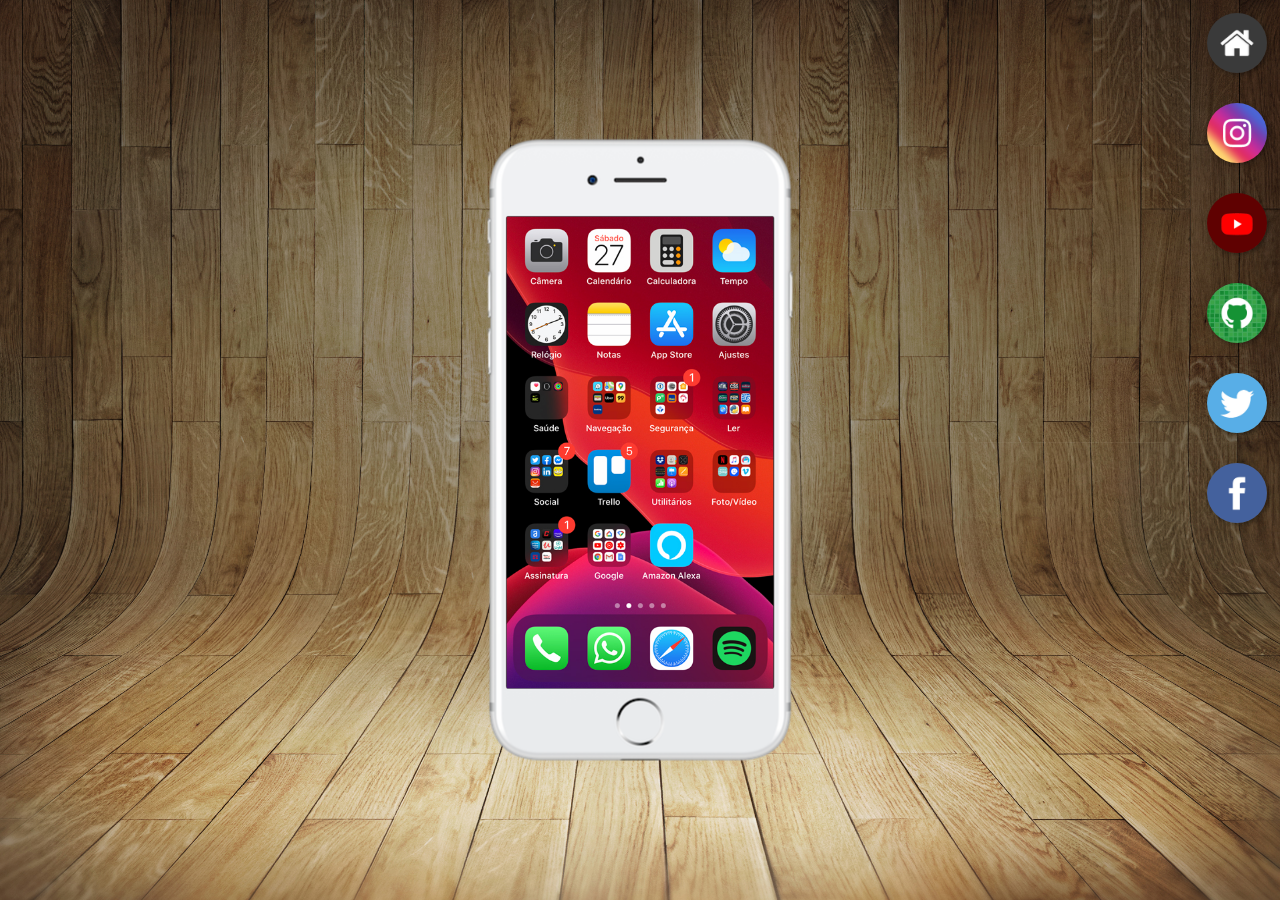
<file: index.html>
<!DOCTYPE html>
<html lang="pt-br">
<head>
    <meta charset="UTF-8">
    <meta name="viewport" content="width=device-width, initial-scale=1.0">
    <title>Desafio - Projeto Rede Social</title>
    <link rel="shortcut icon" href="favicon.ico" type="image/x-icon">
    <link rel="stylesheet" href="style/style.css">
</head>
<body>
    <main>
        <section id="telefone">
            <iframe src="home.html" frameborder="0" id="tela" name="tela">

            </iframe>
        </section>
        <section id="redes">
            <a href="home.html" target="tela">
                <img src="imagens/logo-home.jpg" alt="Logo Home">
            </a>
            <br>
            <a href="instagram.html" target="tela">
                <img src="imagens/logo-instagram.jpg" alt="Logo instagram">
            </a>
            <br>
            <a href="youtube.html" target="tela">
                <img src="imagens/logo-youtube.jpg" alt="Logo YouTube">
            </a>
            <br>
            <a href="github.html" target="tela">
                <img src="imagens/logo-github.jpg" alt="Logo Github">
            </a>
            <br>
            <a href="twitter.html" target="tela">
                <img src="imagens/logo-twitter.jpg" alt=" Logo Twitter">
            </a>
            <br>
            <a href="facebook.html" target="tela">
                <img src="imagens/logo-facebook.jpg" alt="Logo Facebook">
            </a>
        </section>
    </main>
</body>
</html>
</file>
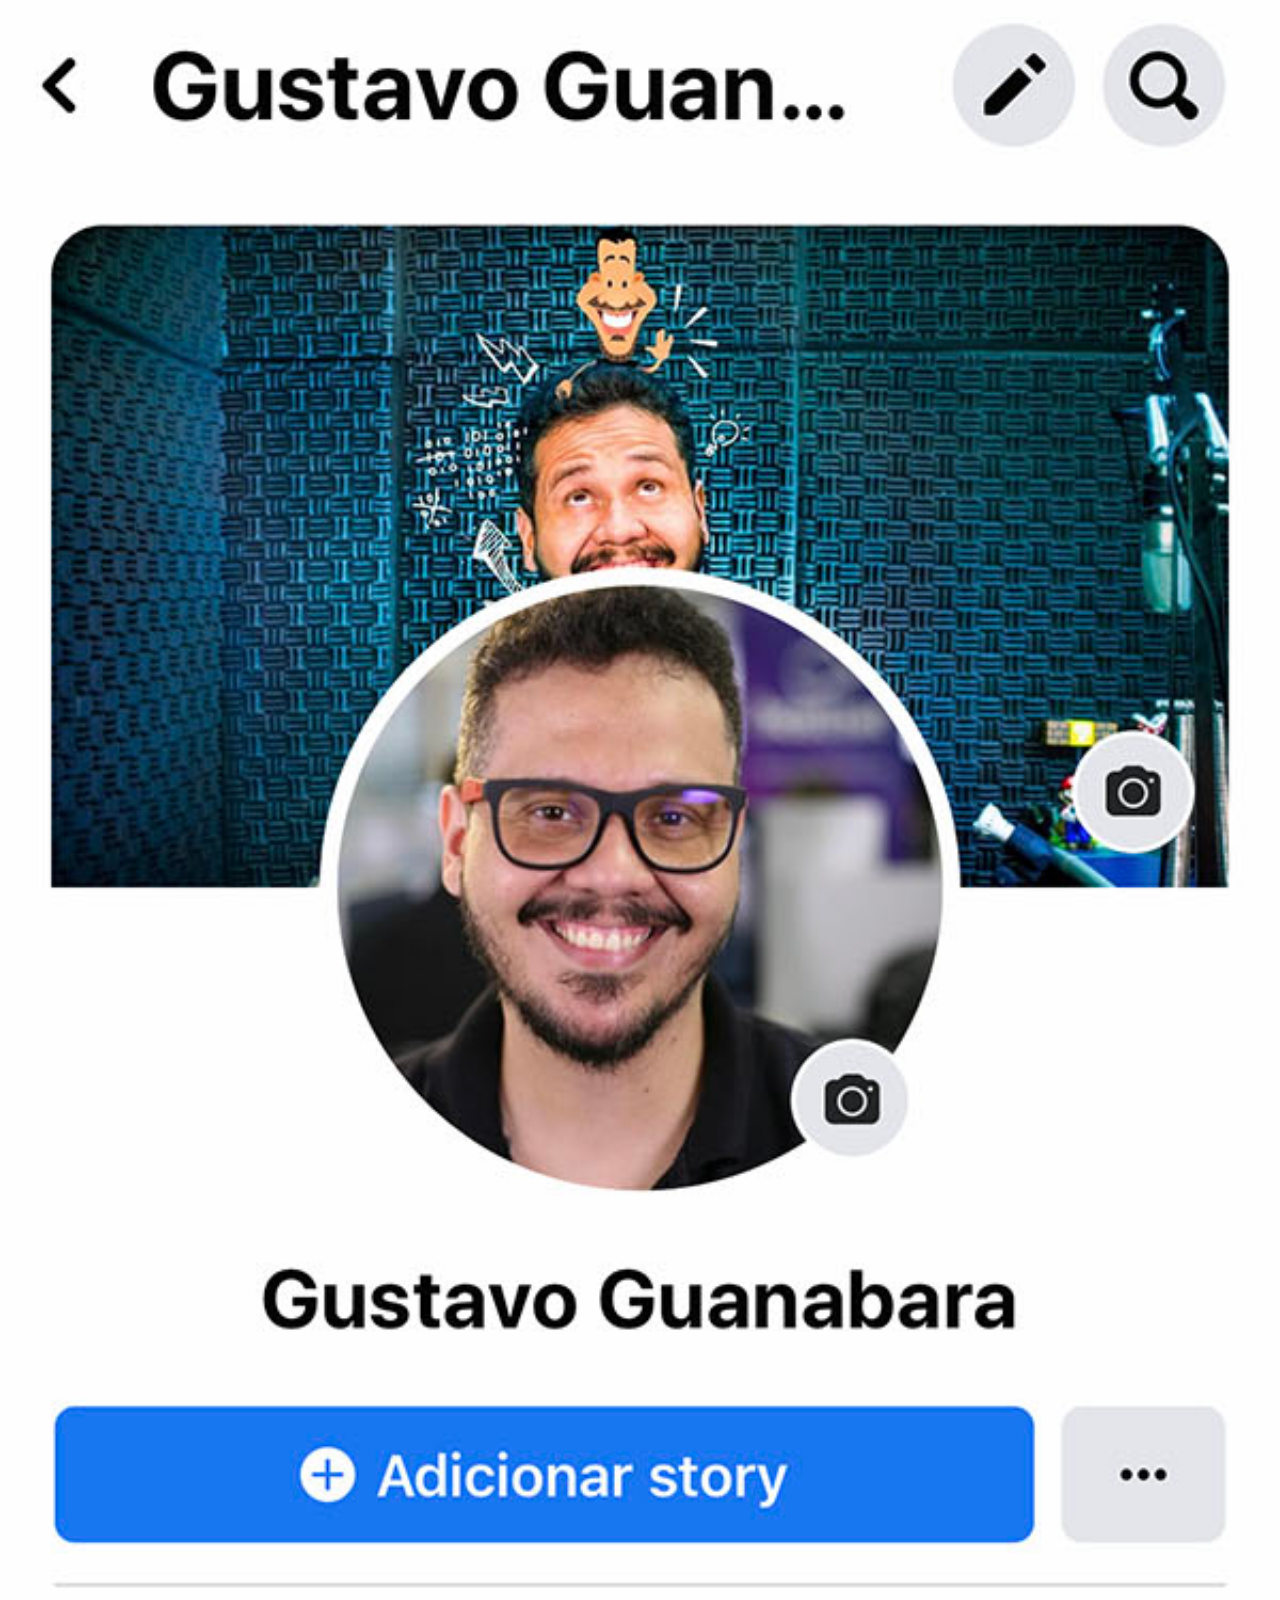
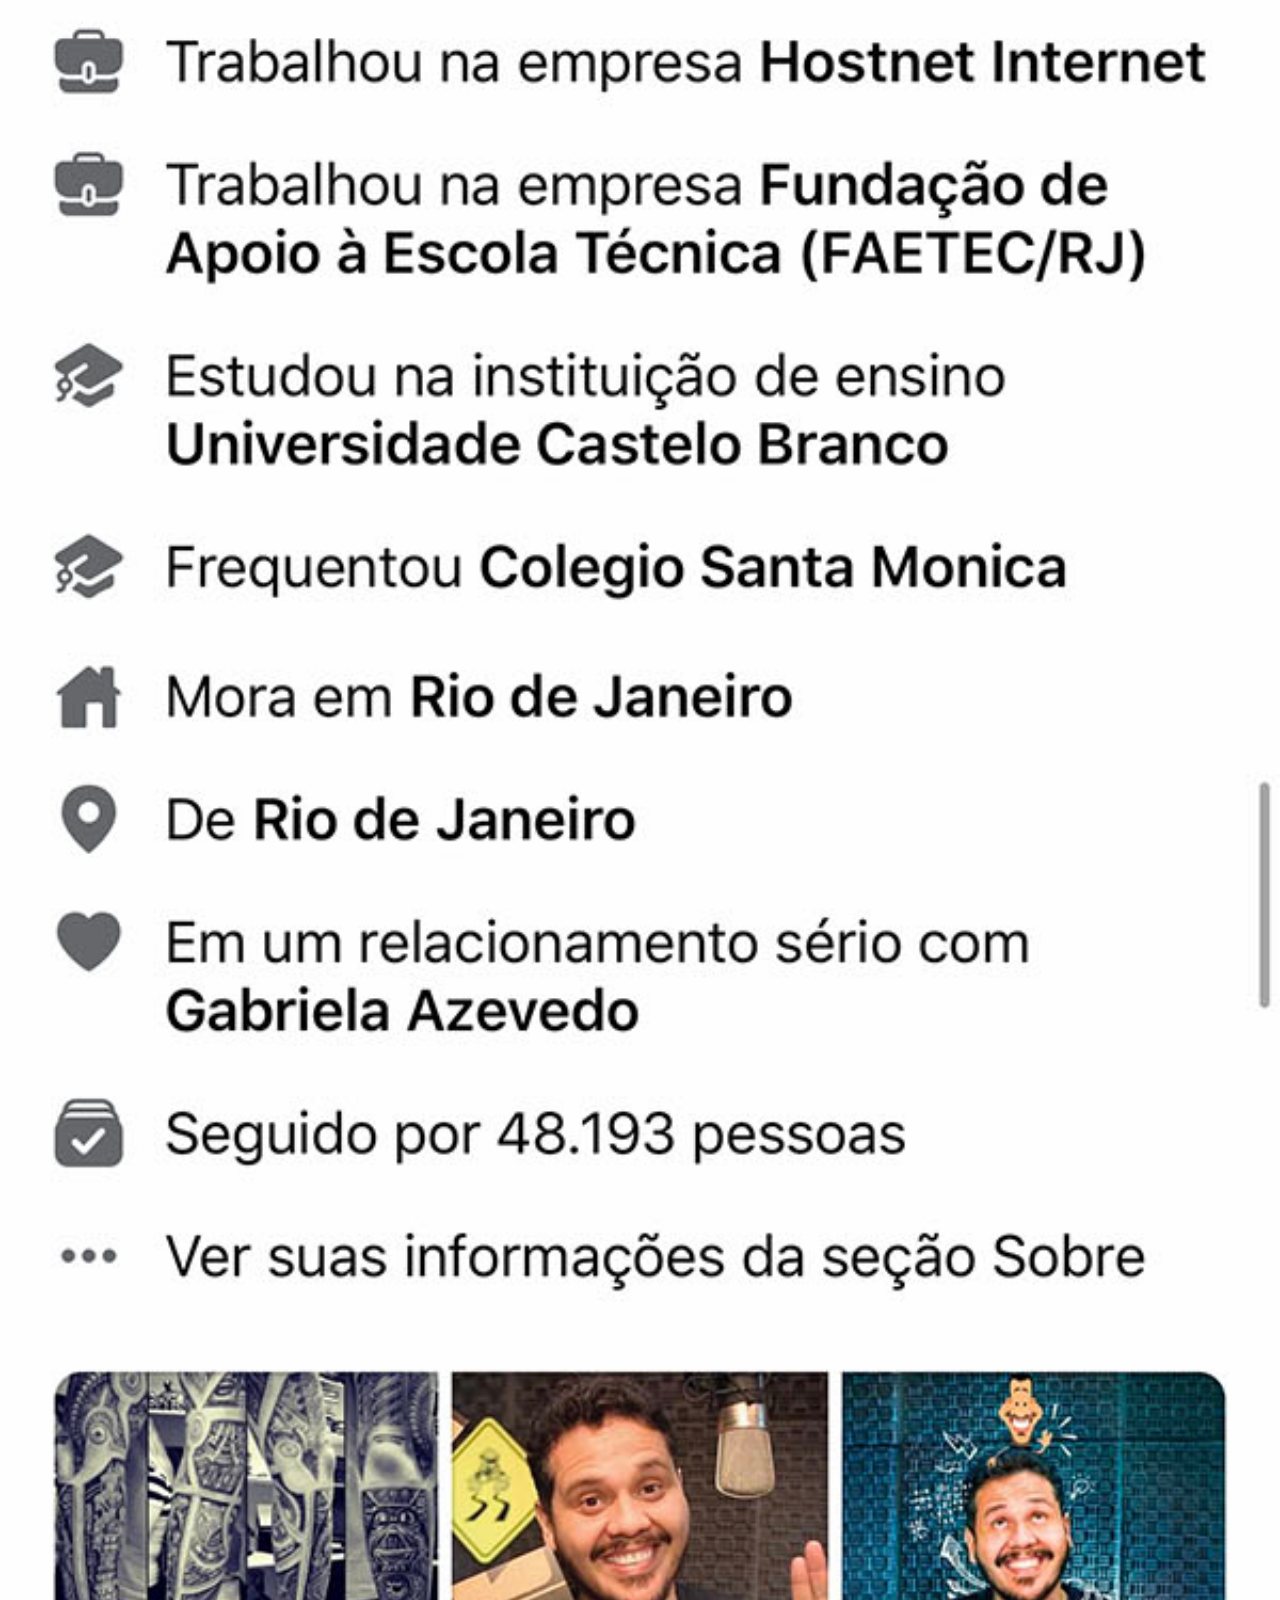
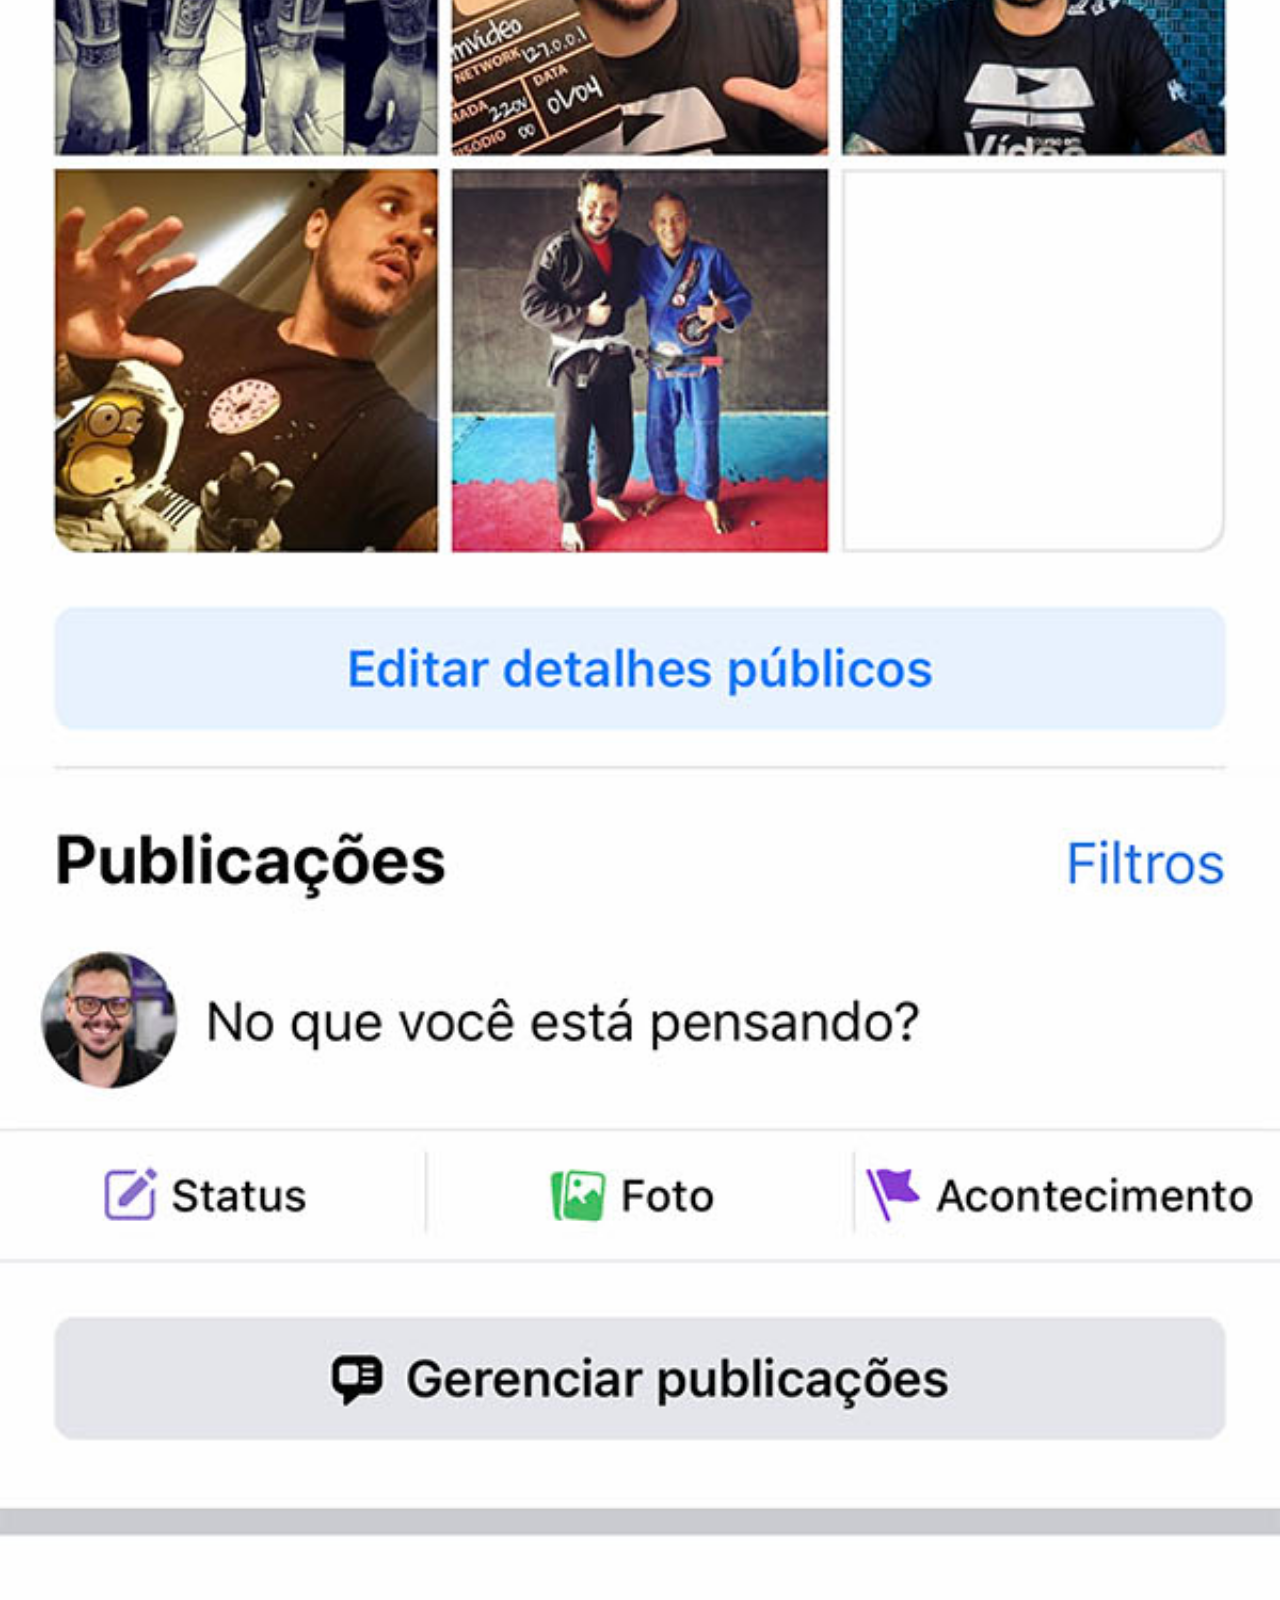
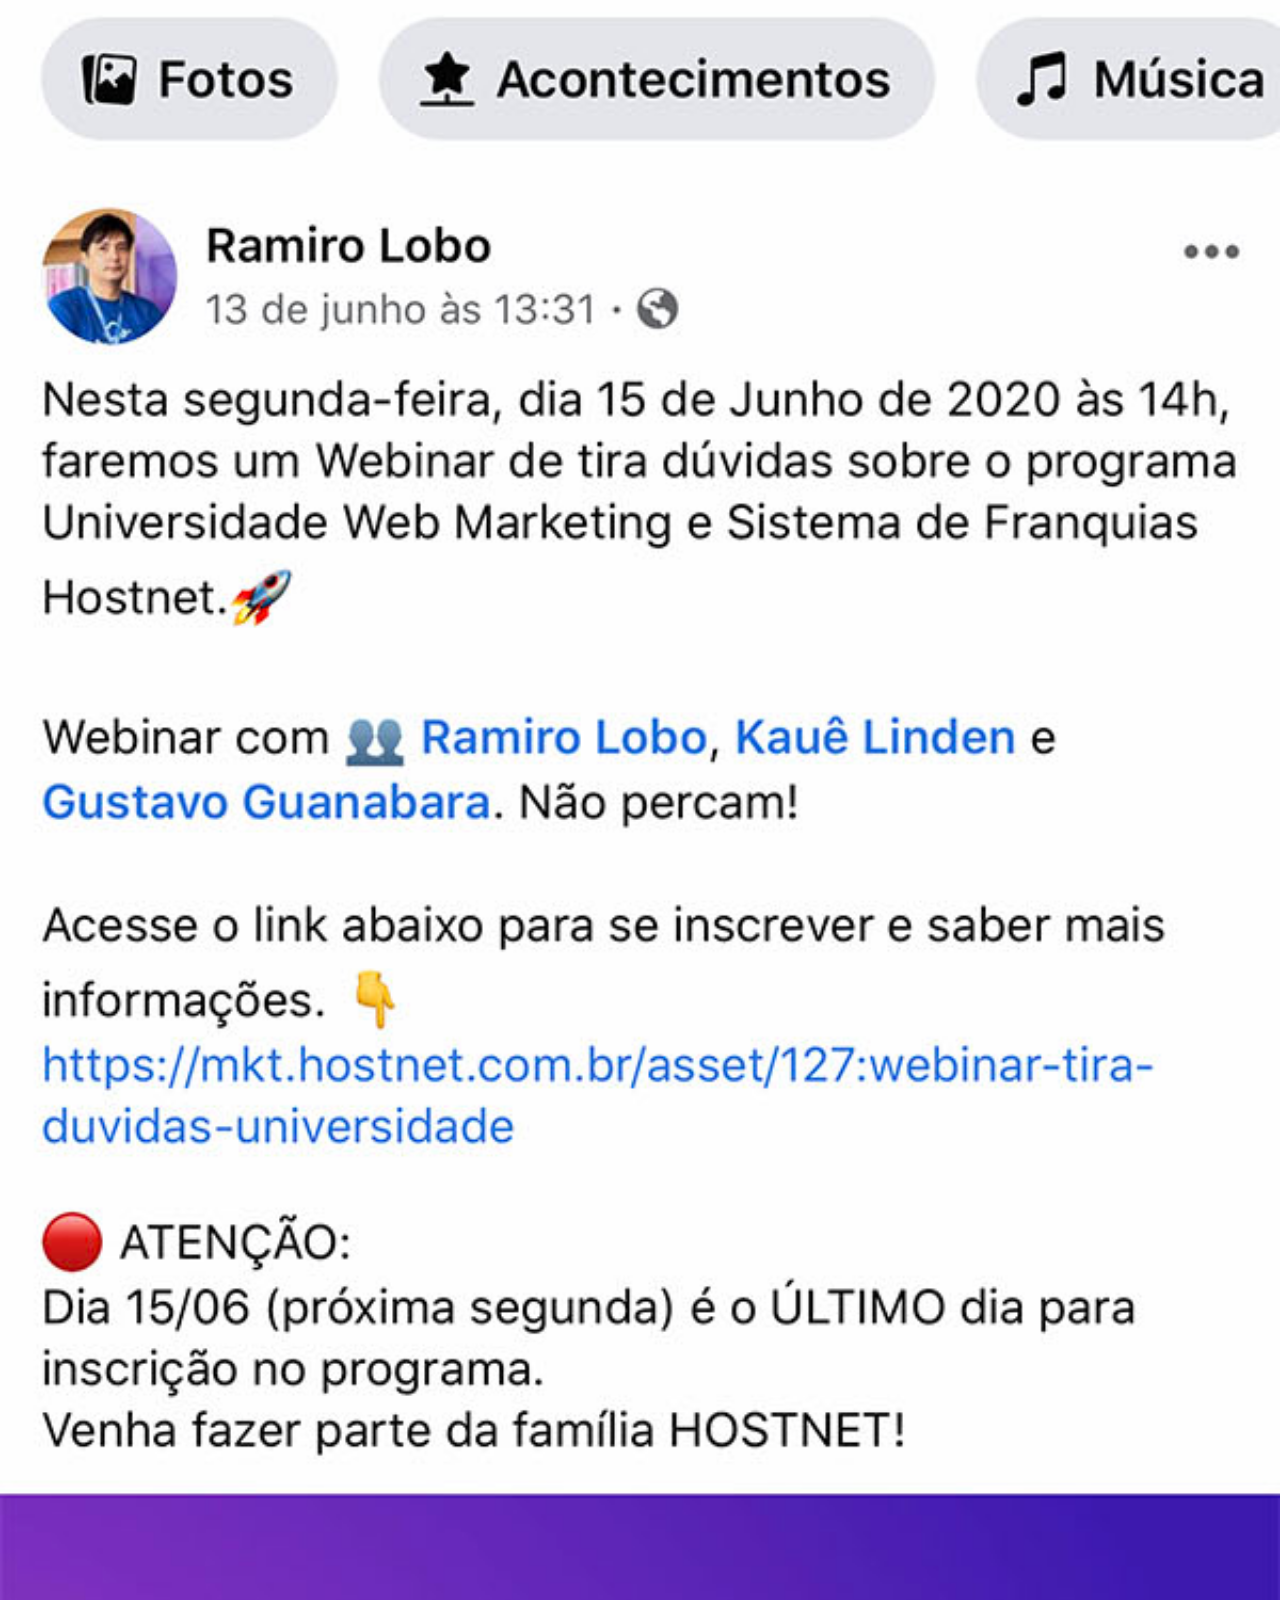
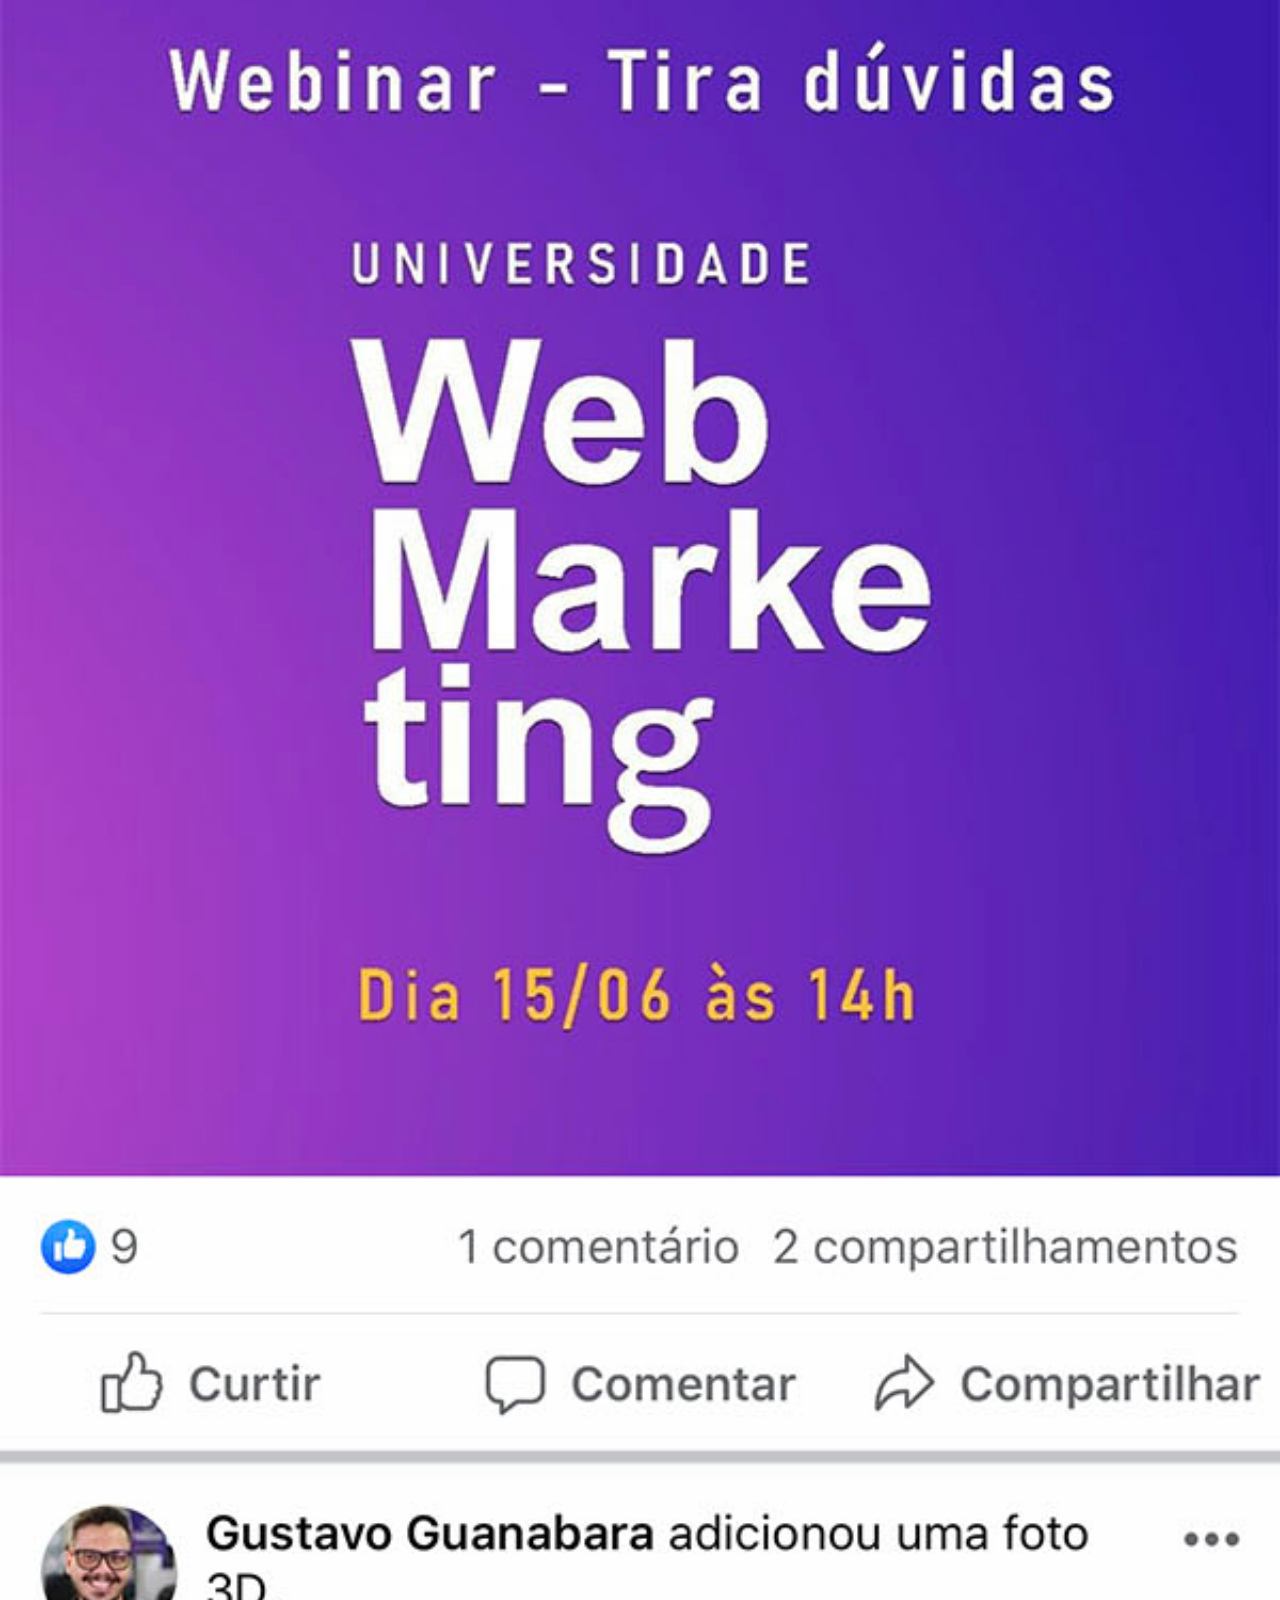
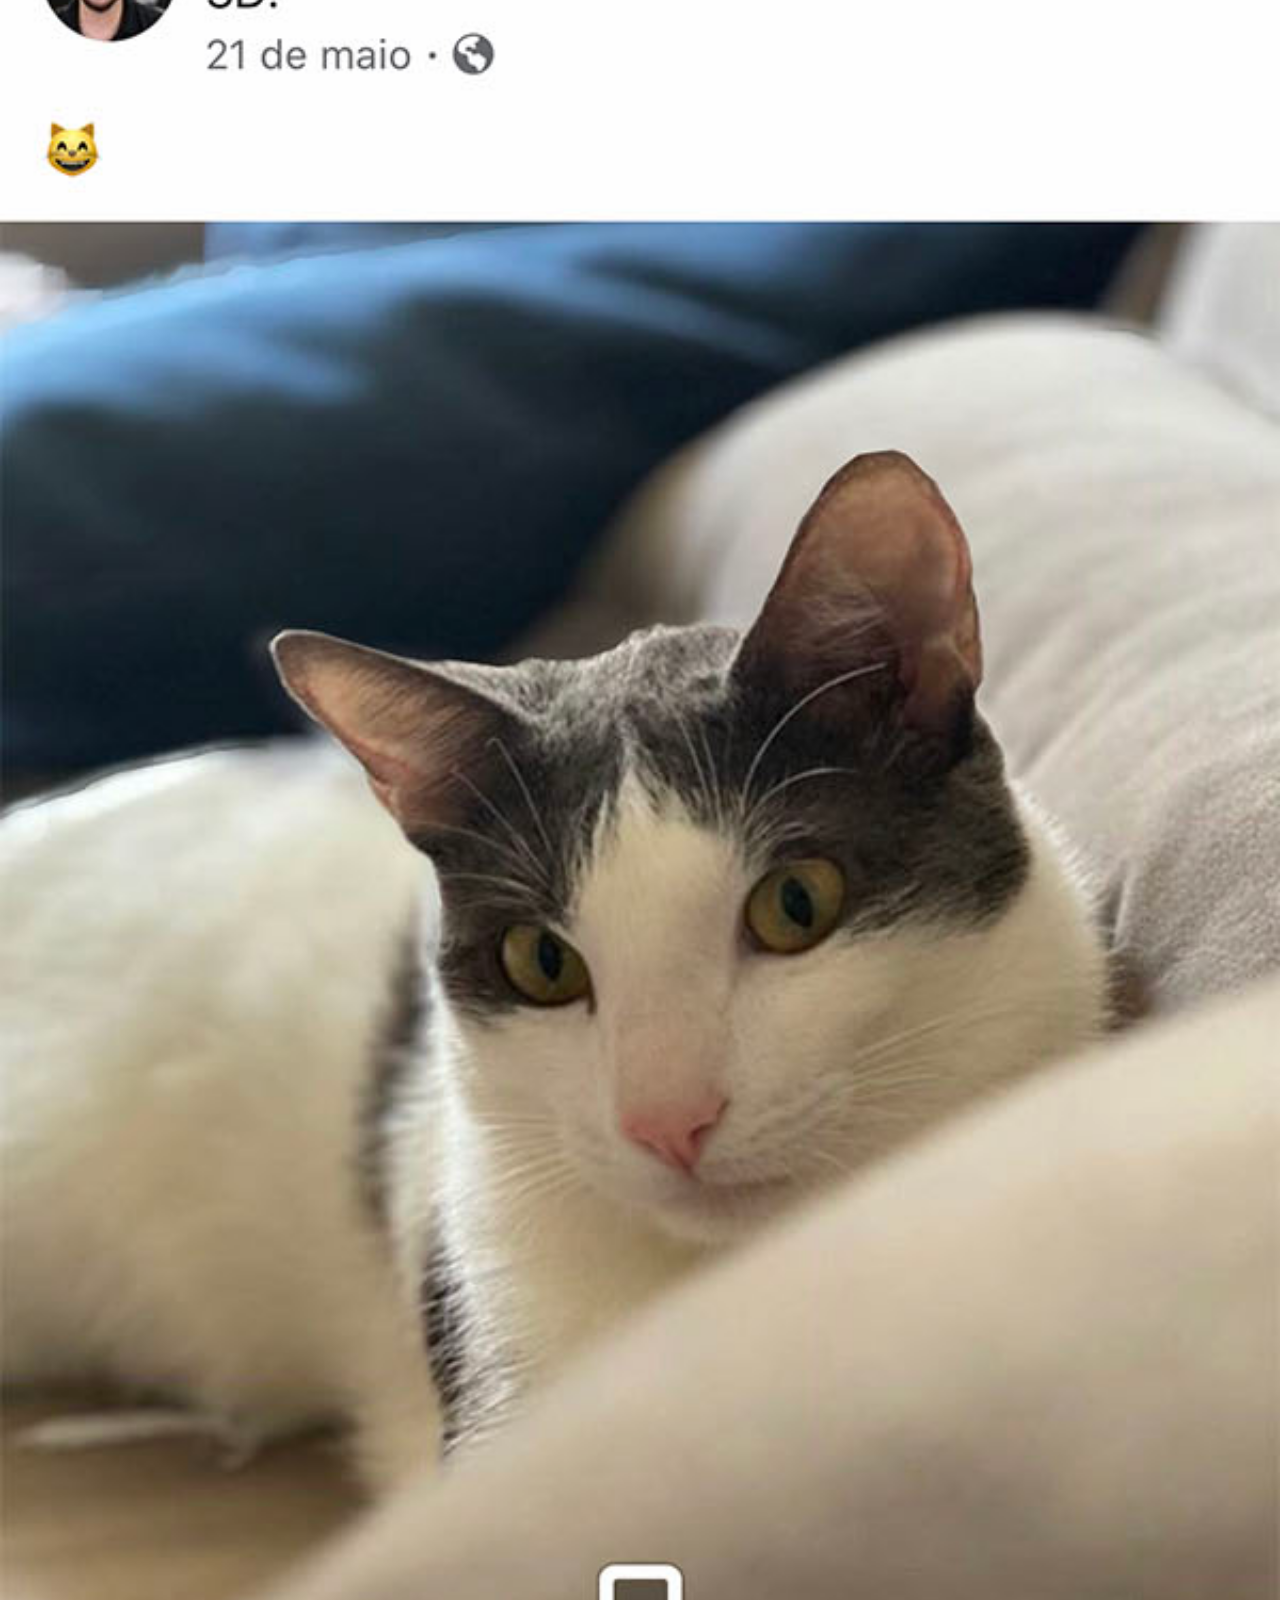
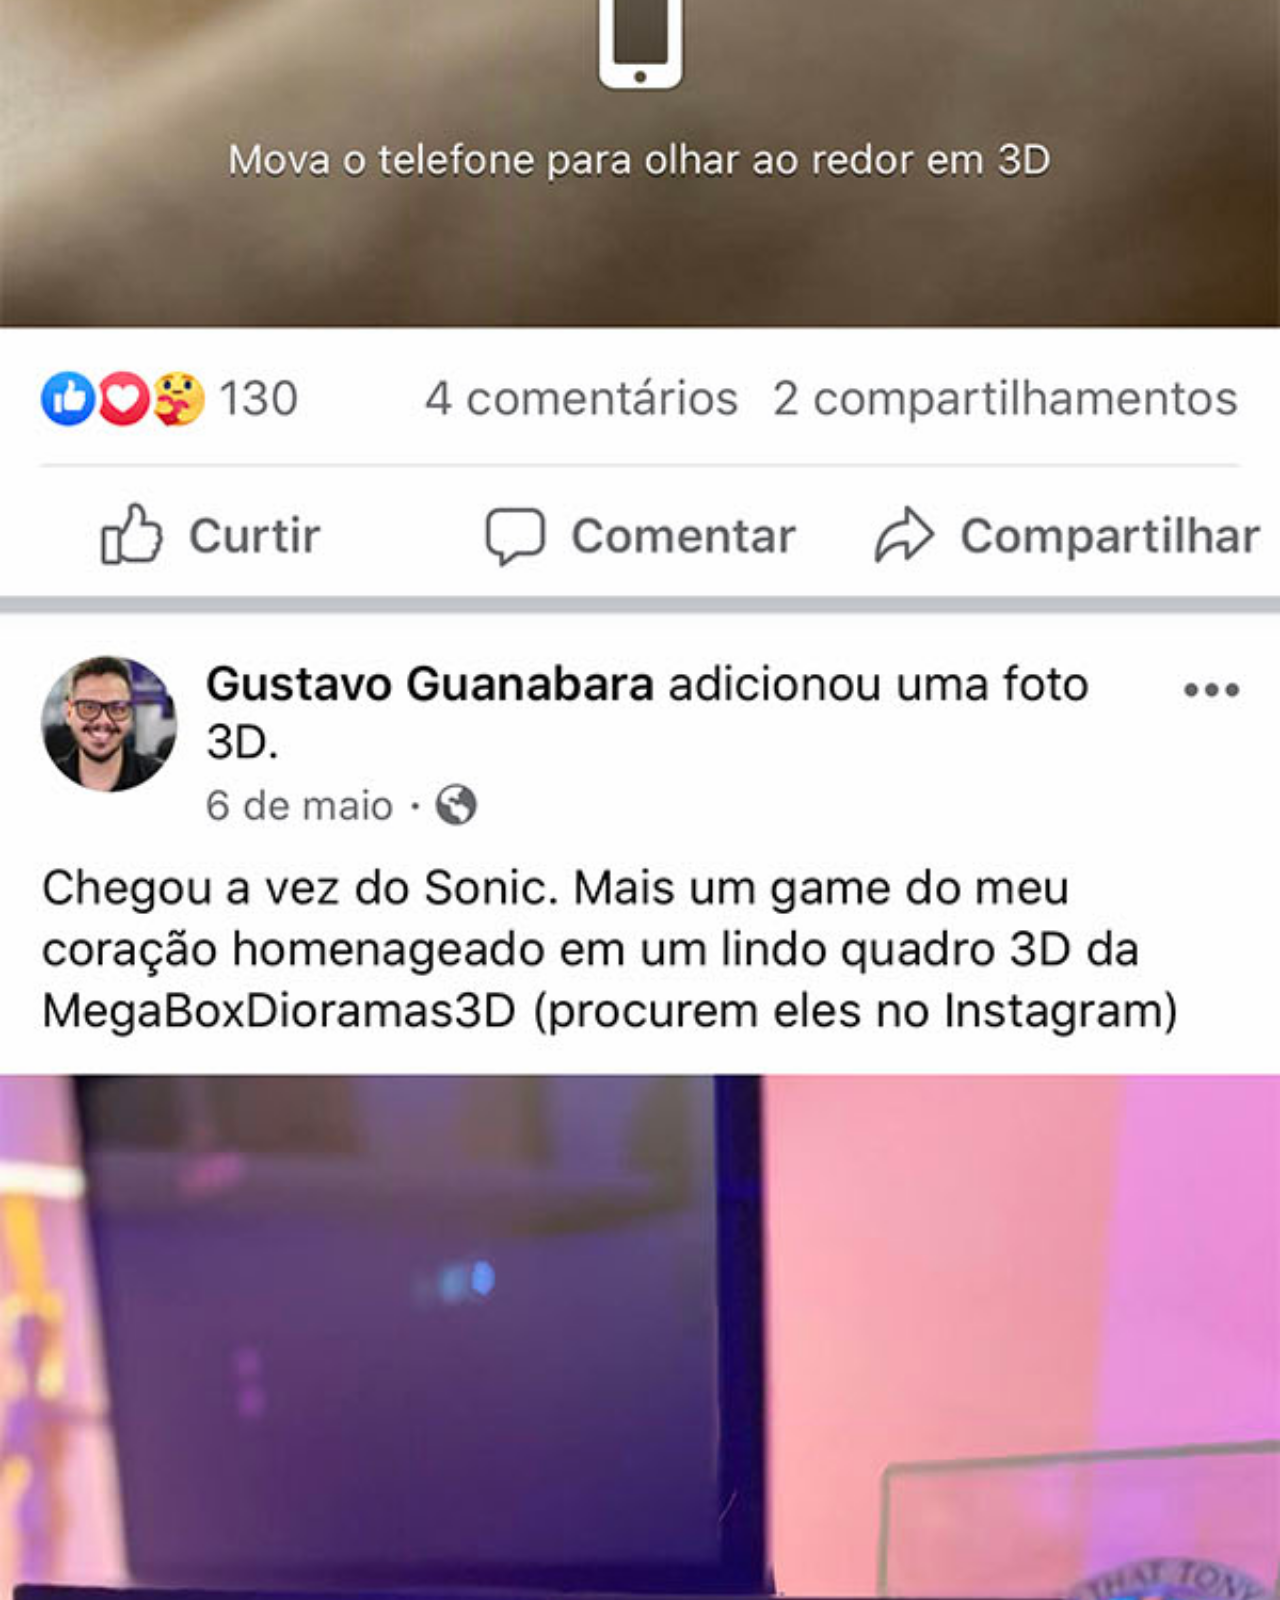
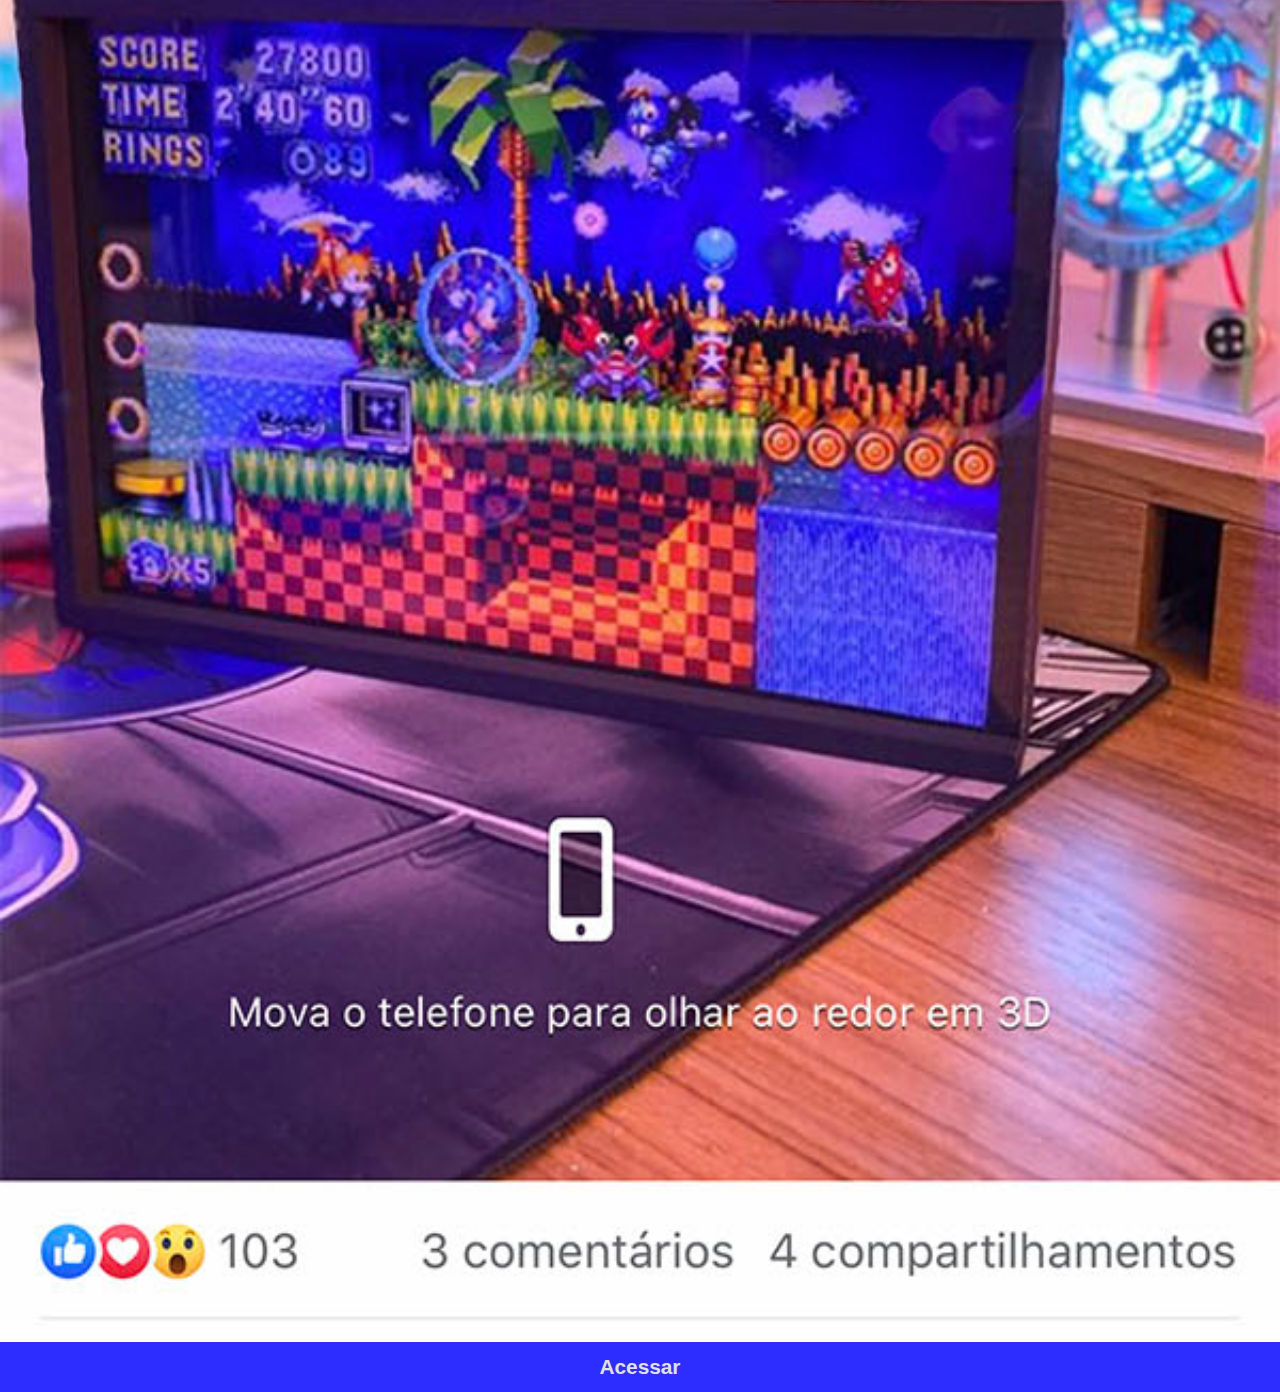
<file: facebook.html>
<!DOCTYPE html>
<html lang="pt-br">
<head>
    <meta charset="UTF-8">
    <meta name="viewport" content="width=device-width, initial-scale=1.0">
    <title>Facebook</title>
    <link rel="stylesheet" href="style/redes.css">
</head>
<body>
    <img src="imagens/tela-facebook.jpg" alt="tela facebook">
    <a href="https://www.facebook.com/" target="_blank">Acessar</a>
</body>
</html>
</file>
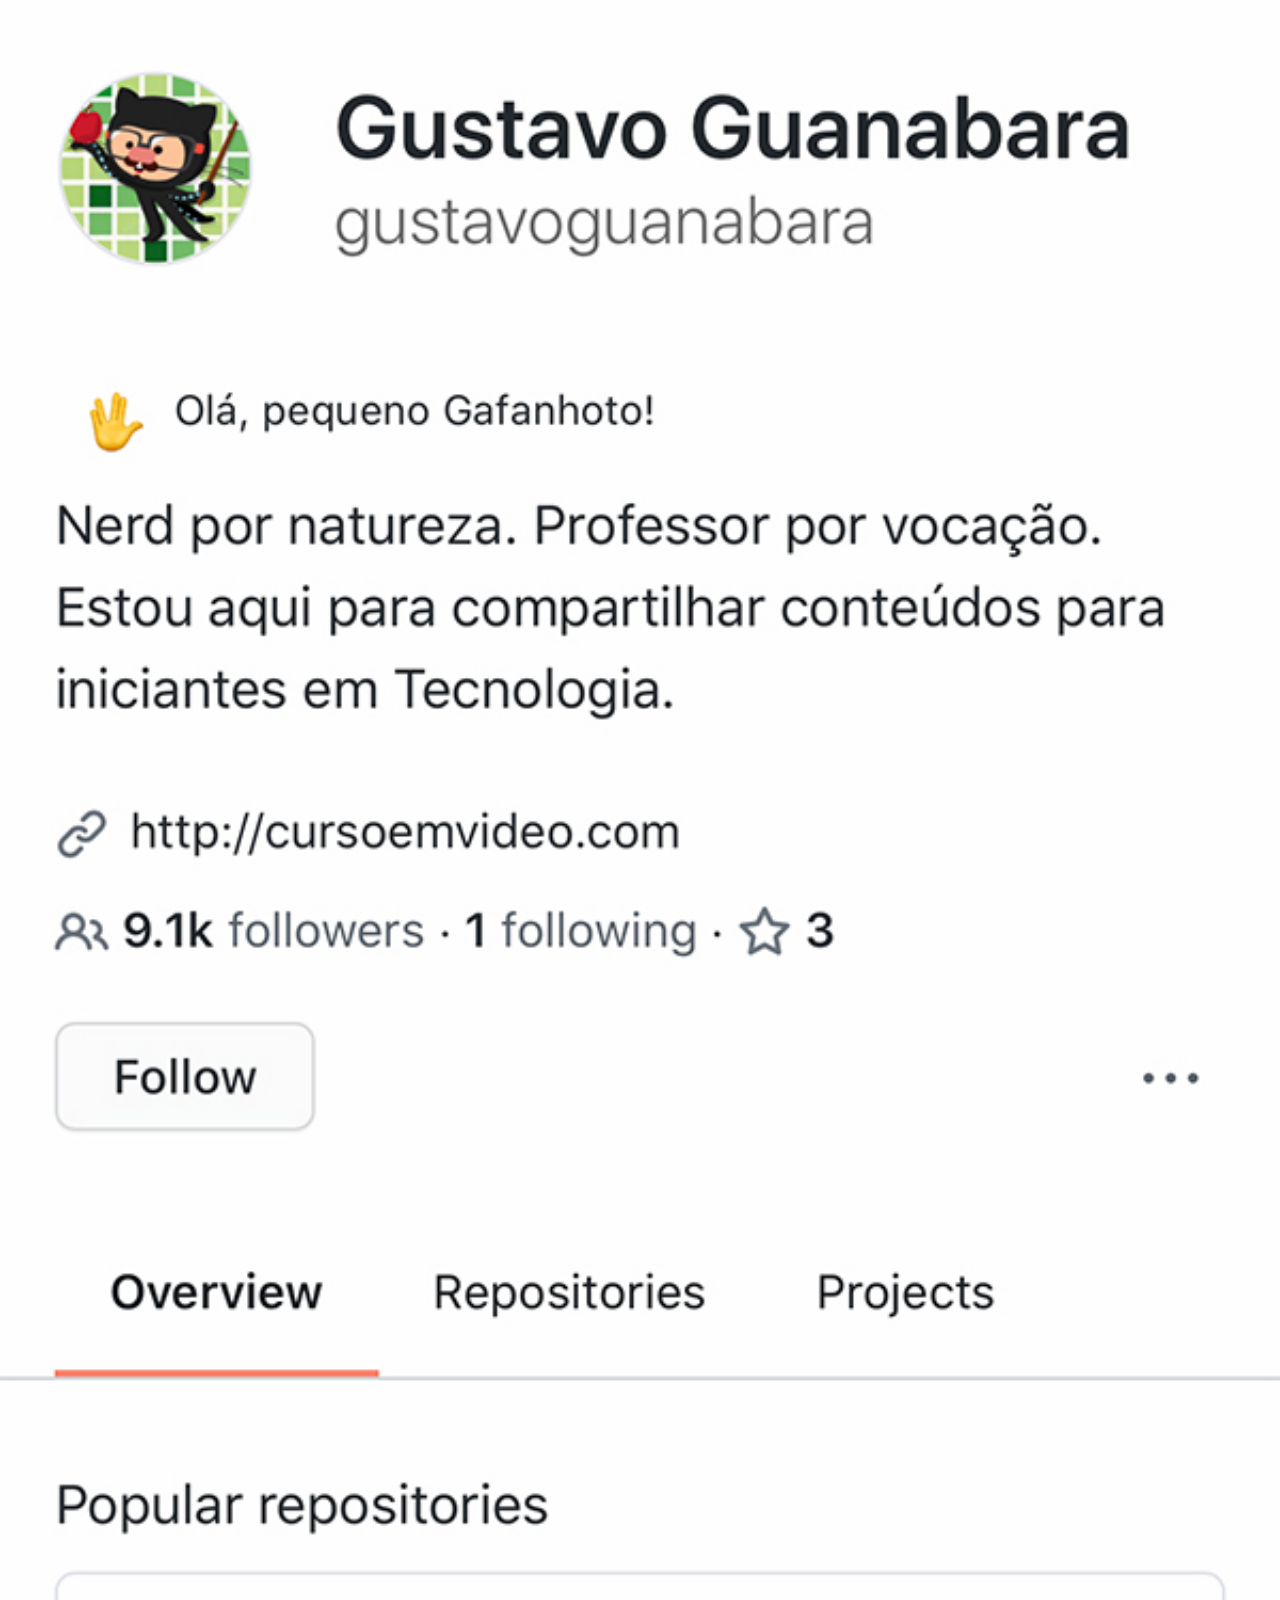
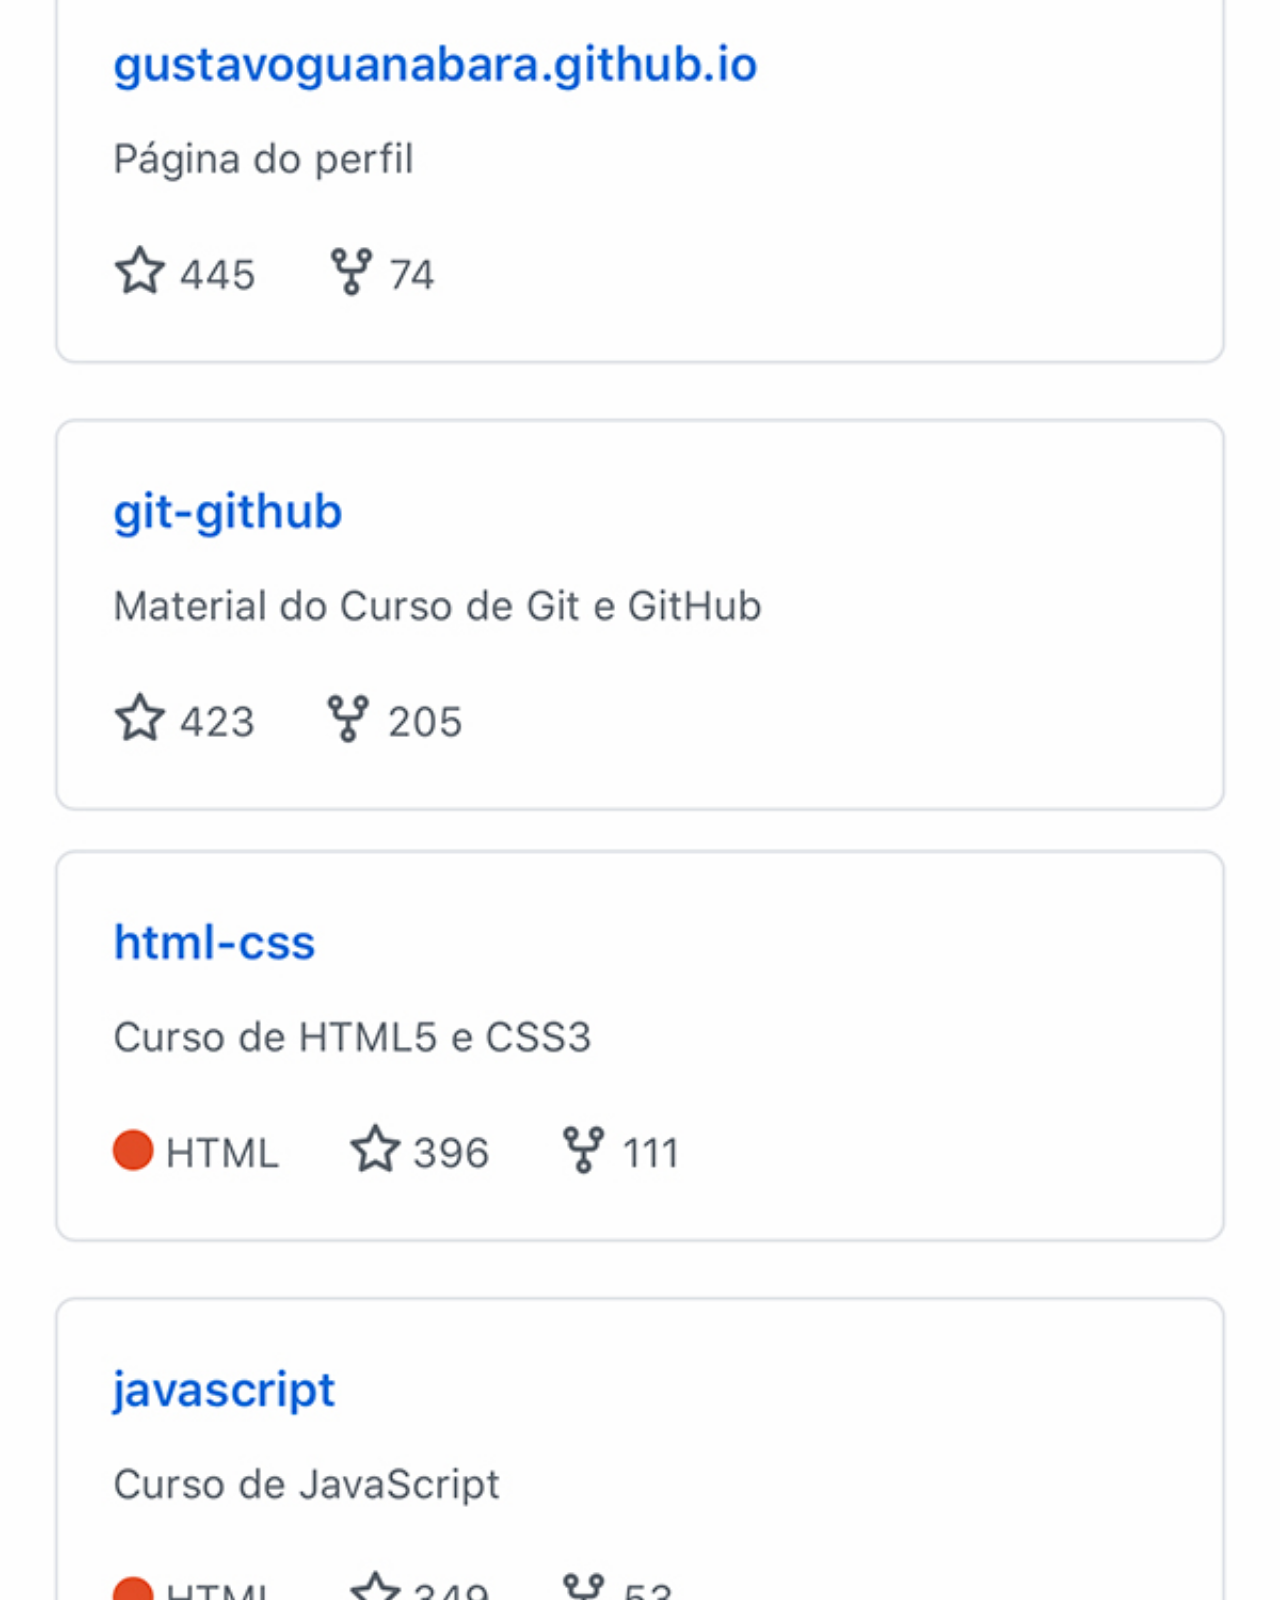
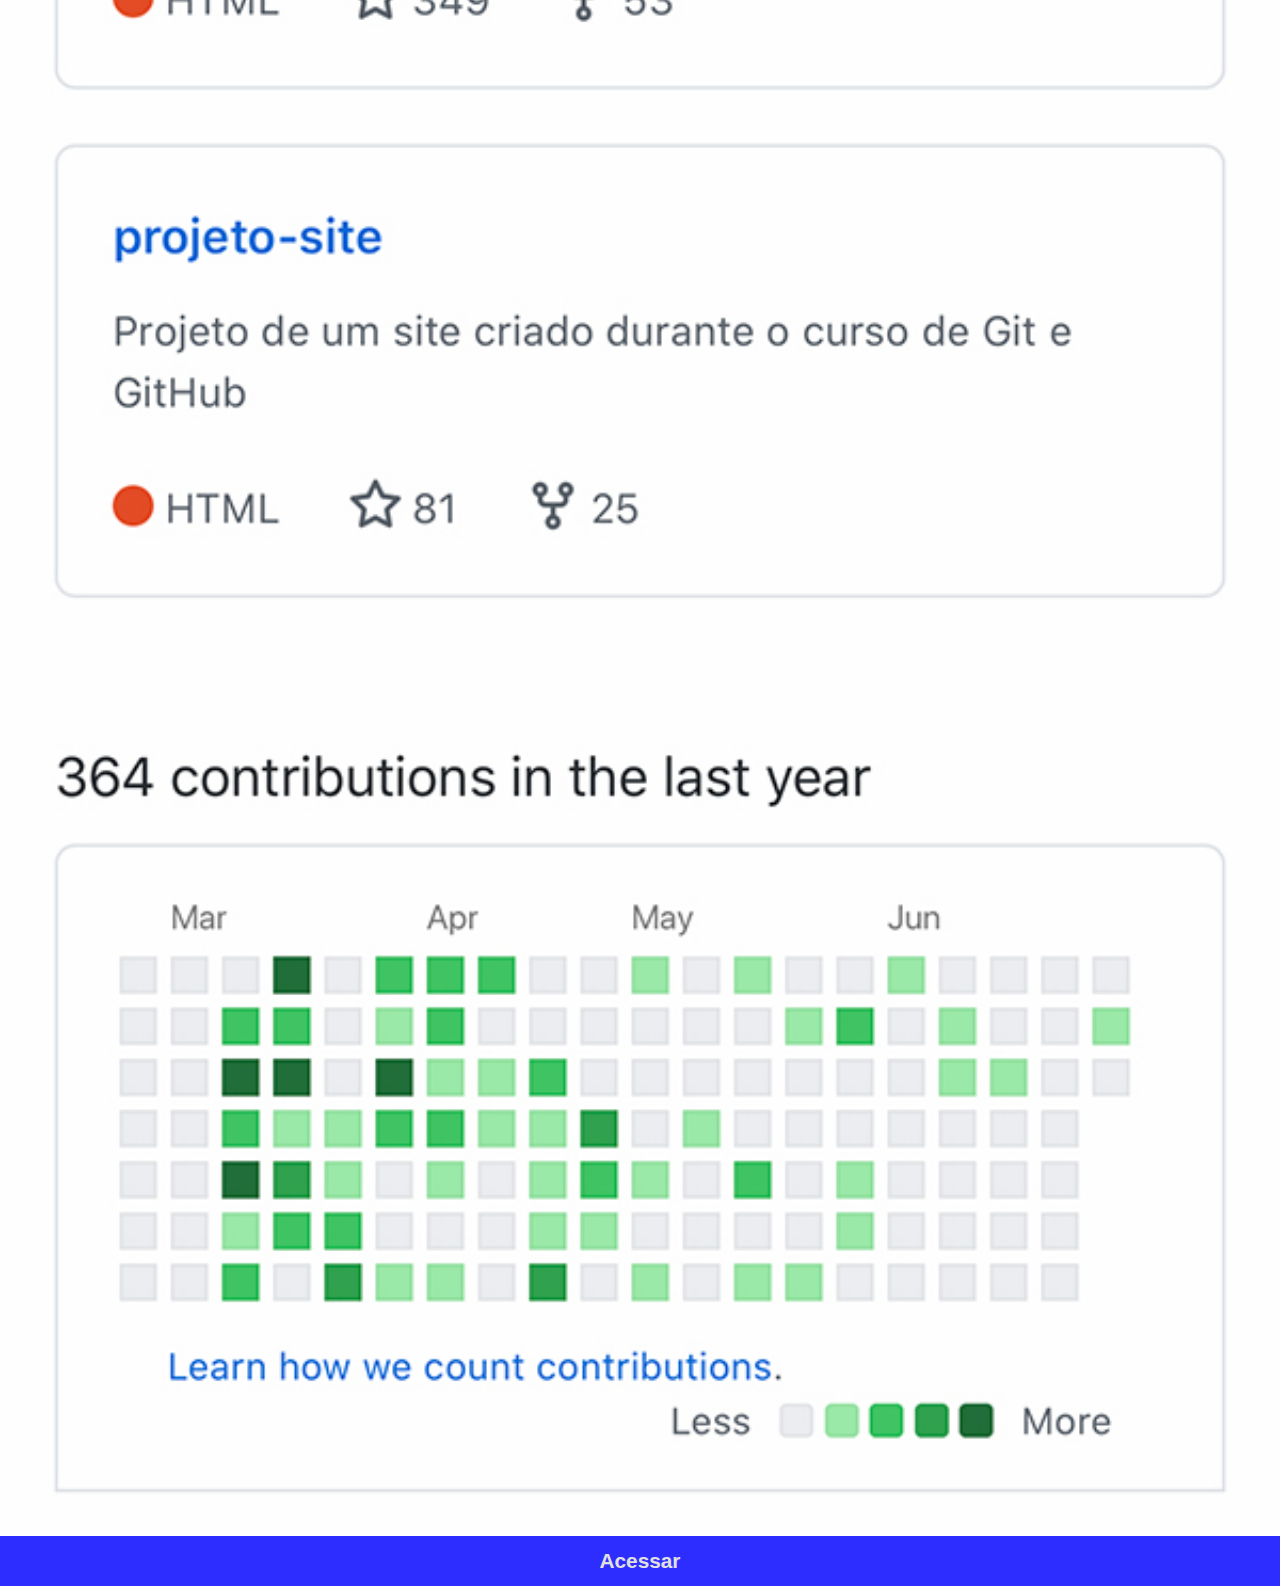
<file: github.html>
<!DOCTYPE html>
<html lang="pt-br">
<head>
    <meta charset="UTF-8">
    <meta name="viewport" content="width=device-width, initial-scale=1.0">
    <title>GitHub</title>
    <link rel="stylesheet" href="style/redes.css">
</head>
<body>
    <img src="imagens/tela-github.jpg" alt="tela GitHub">
    <a href="https://github.com/" target="_blank">Acessar</a>
</body>
</html>
</file>
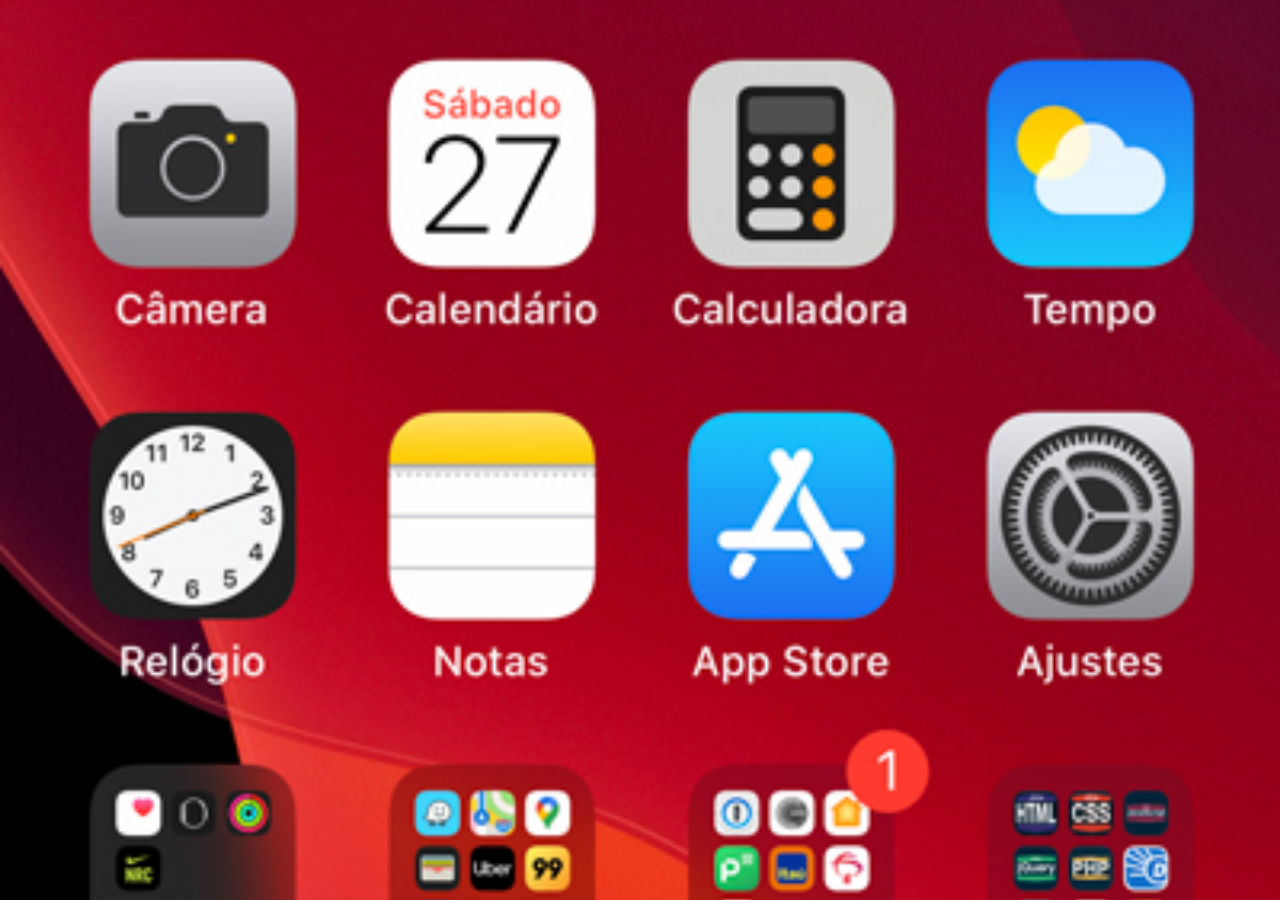
<file: home.html>
<!DOCTYPE html>
<html lang="pt-br">
<head>
    <meta charset="UTF-8">
    <meta name="viewport" content="width=device-width, initial-scale=1.0">
    <title>Home</title>
    <style>
        *{
            margin: 0px;
            padding: 0px;
        }
        body{
            width: 100vw;
            height: 100vh;
            background: #000 url('imagens/tela-home.jpg') no-repeat top center;
            background-size: cover;
        }
    </style>
</head>
<body>
    
</body>
</html>
</file>
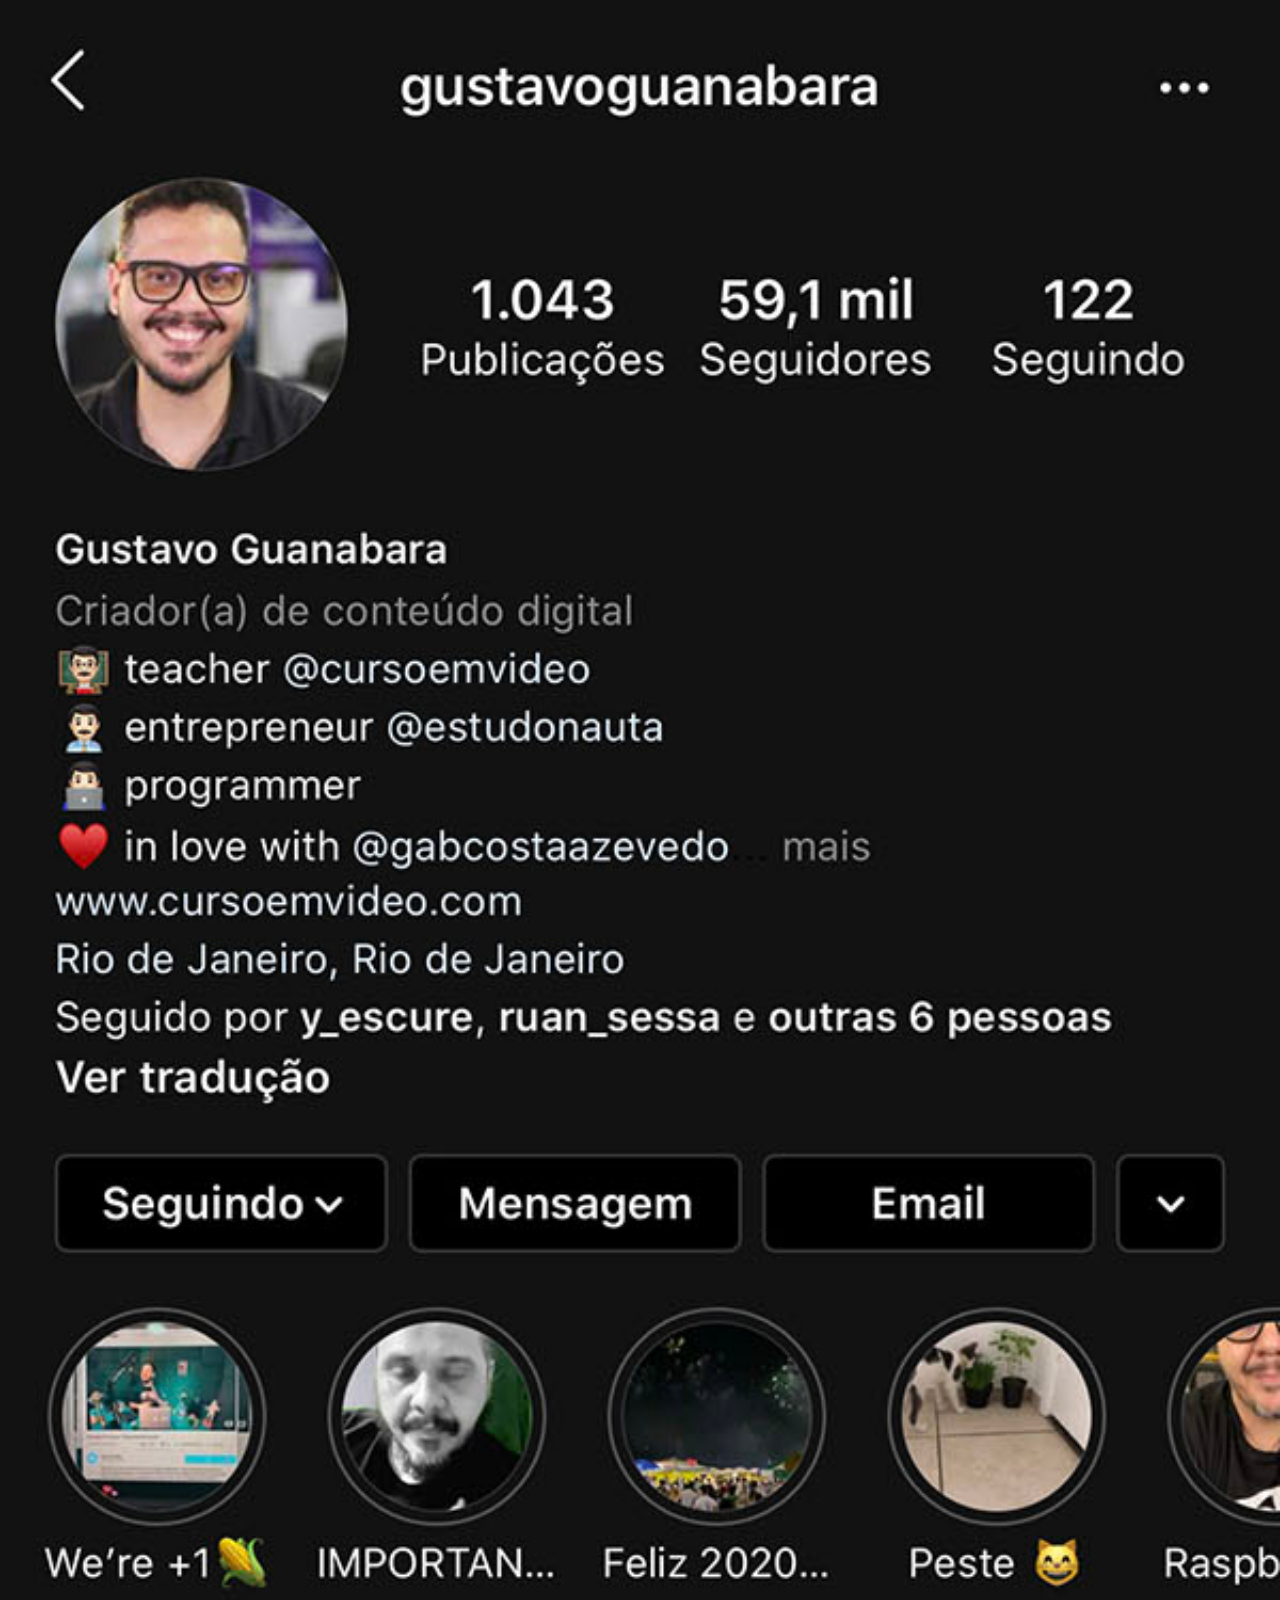
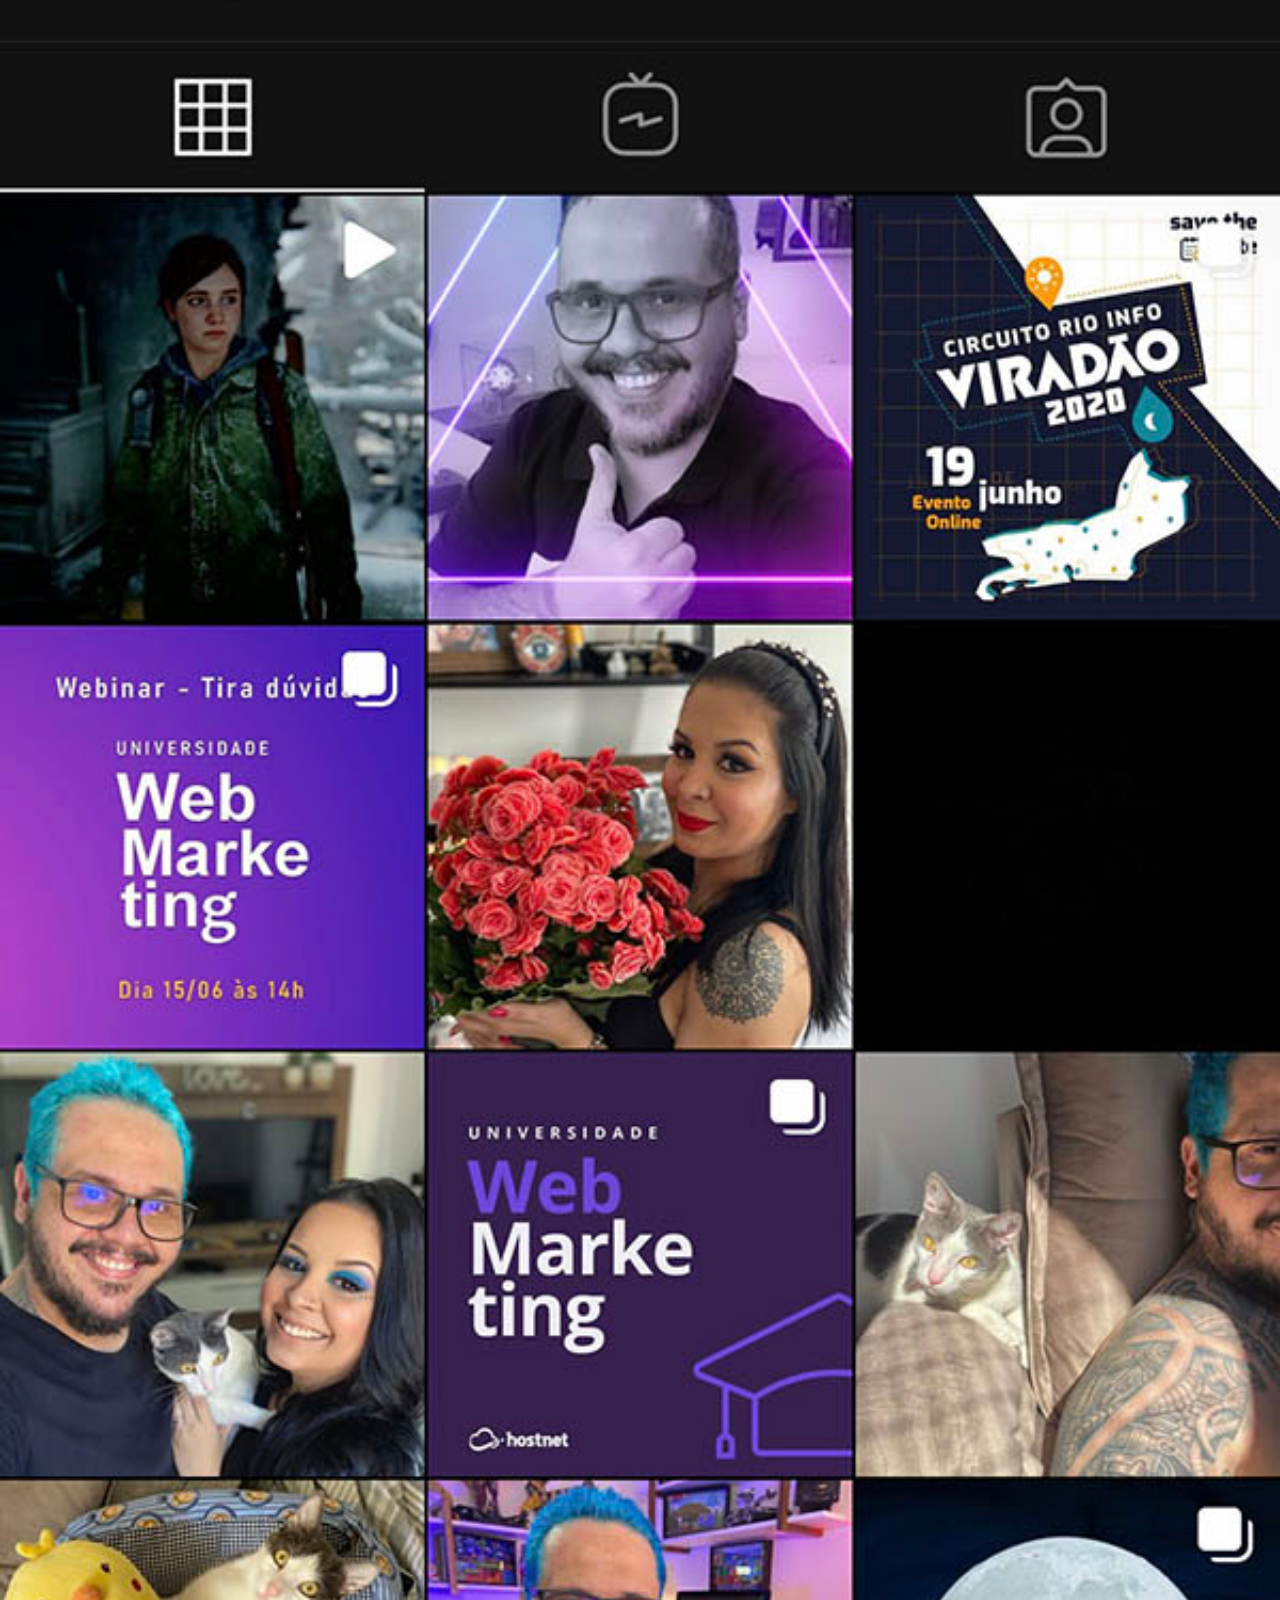
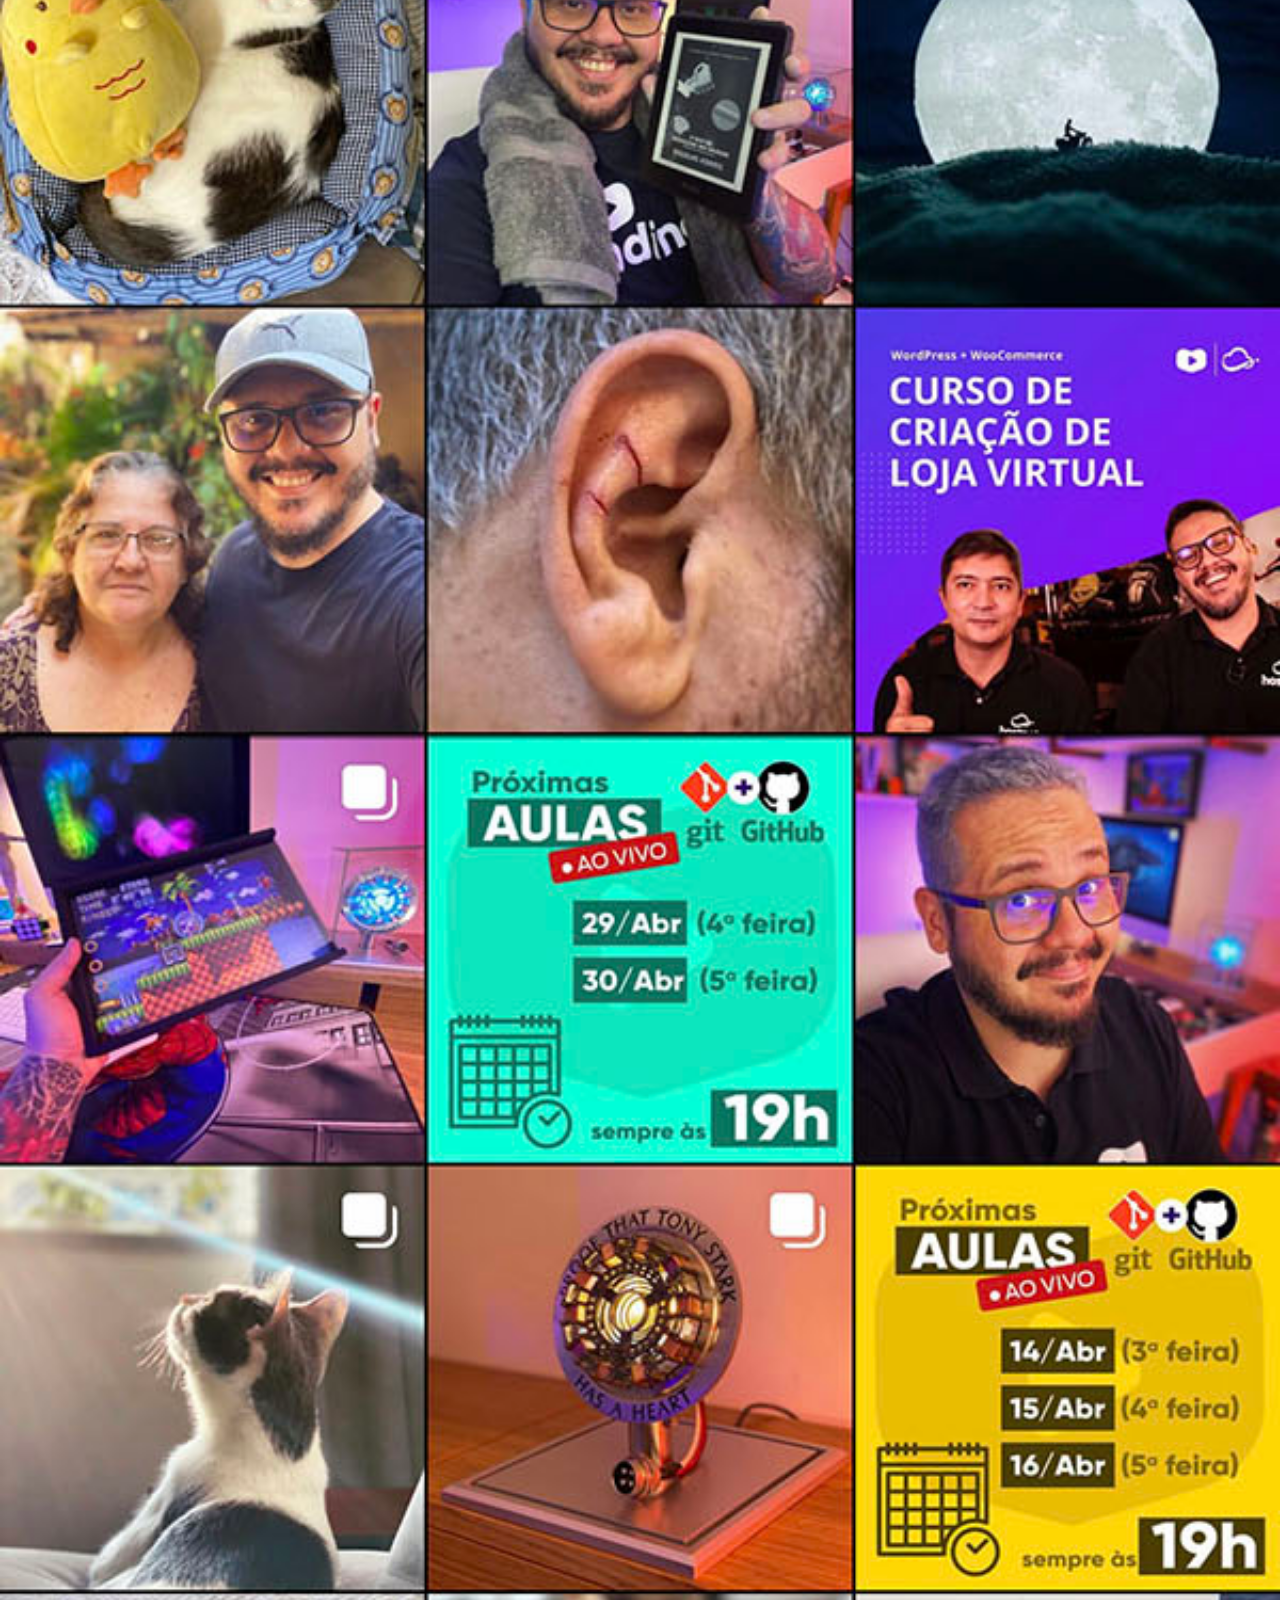
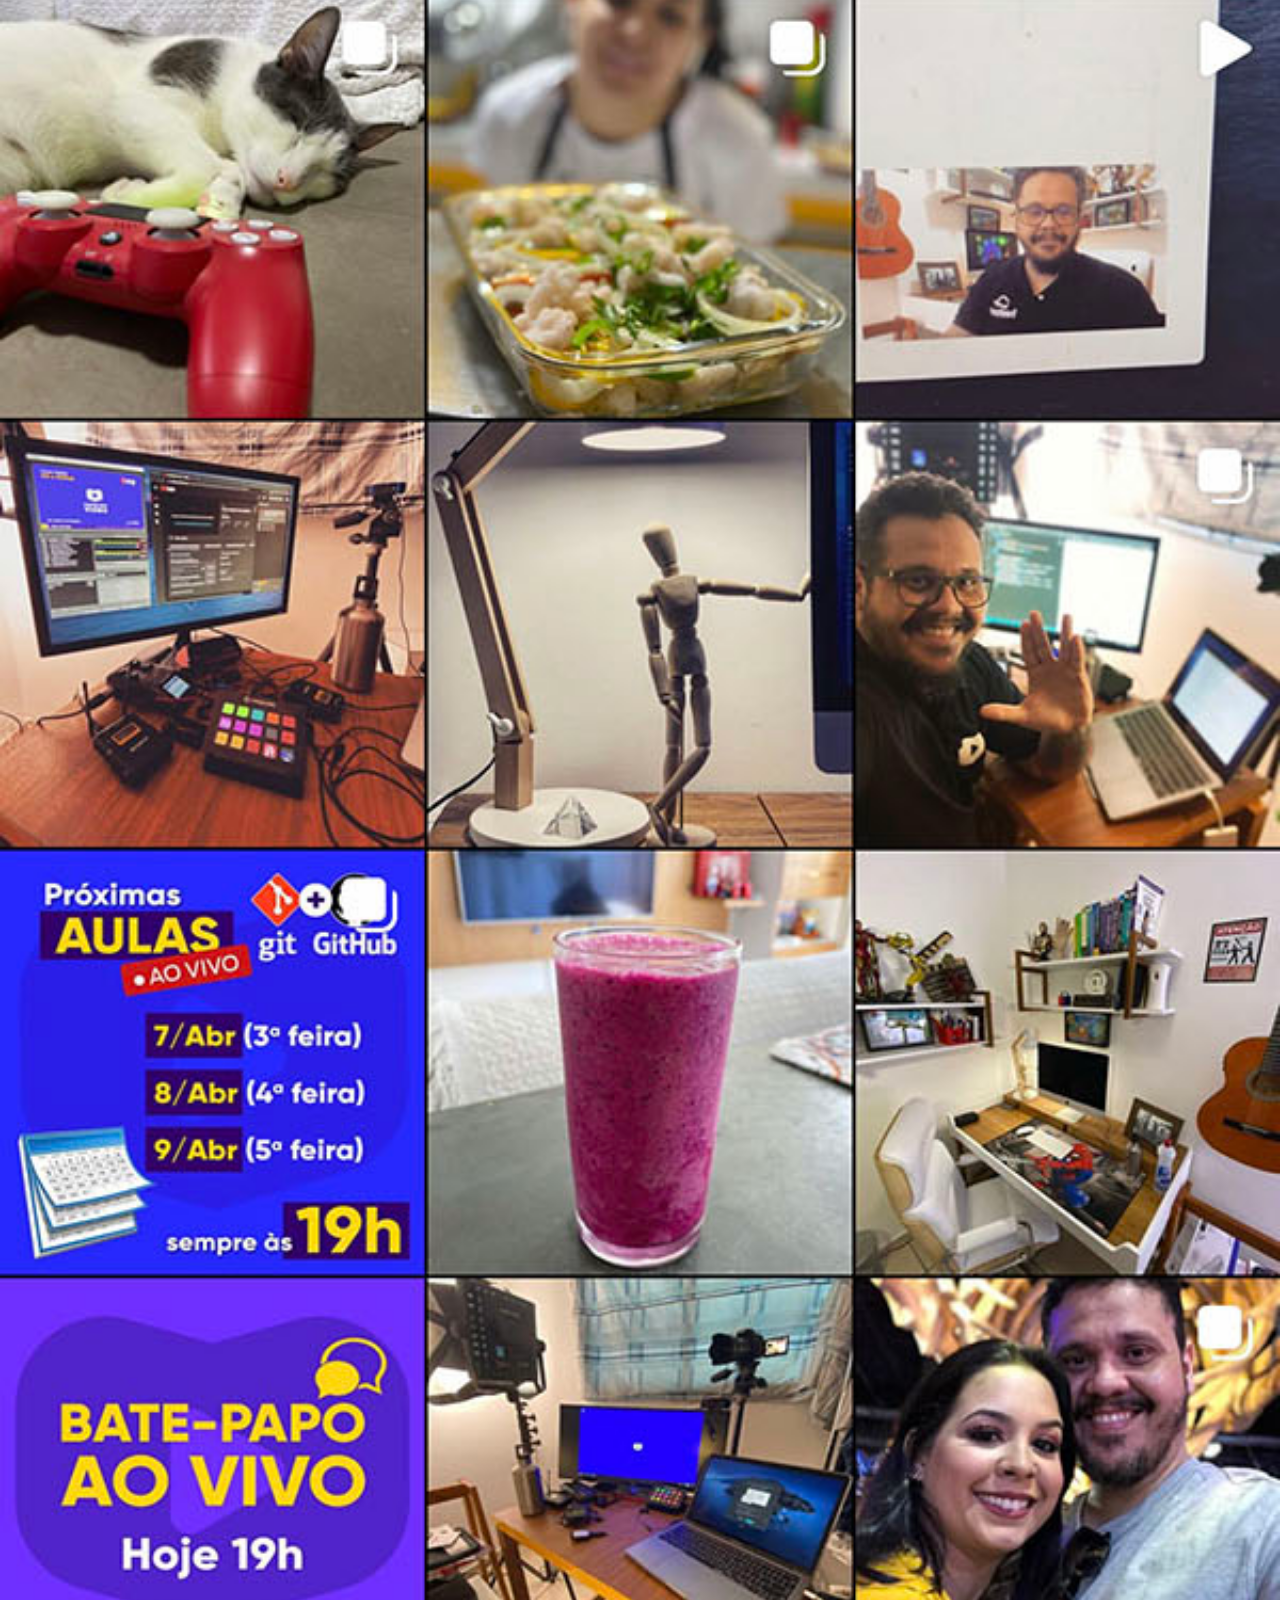
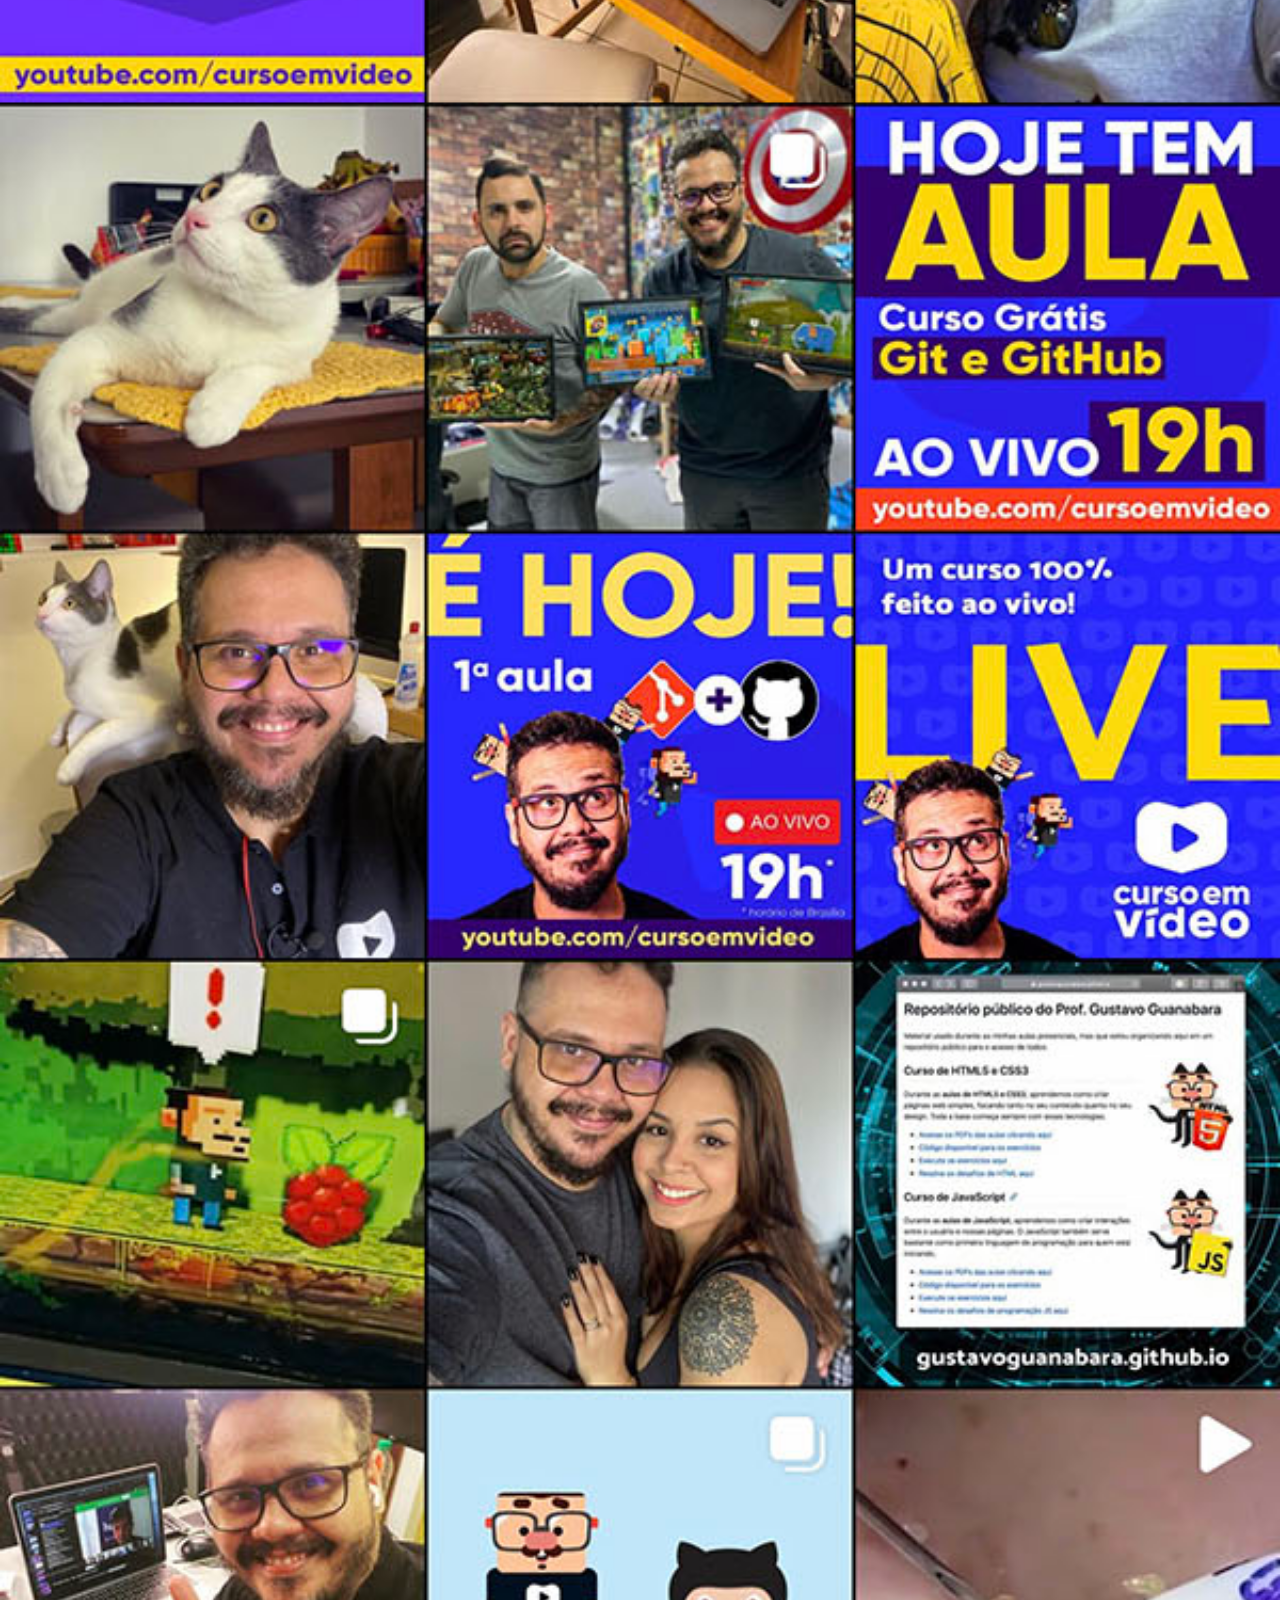
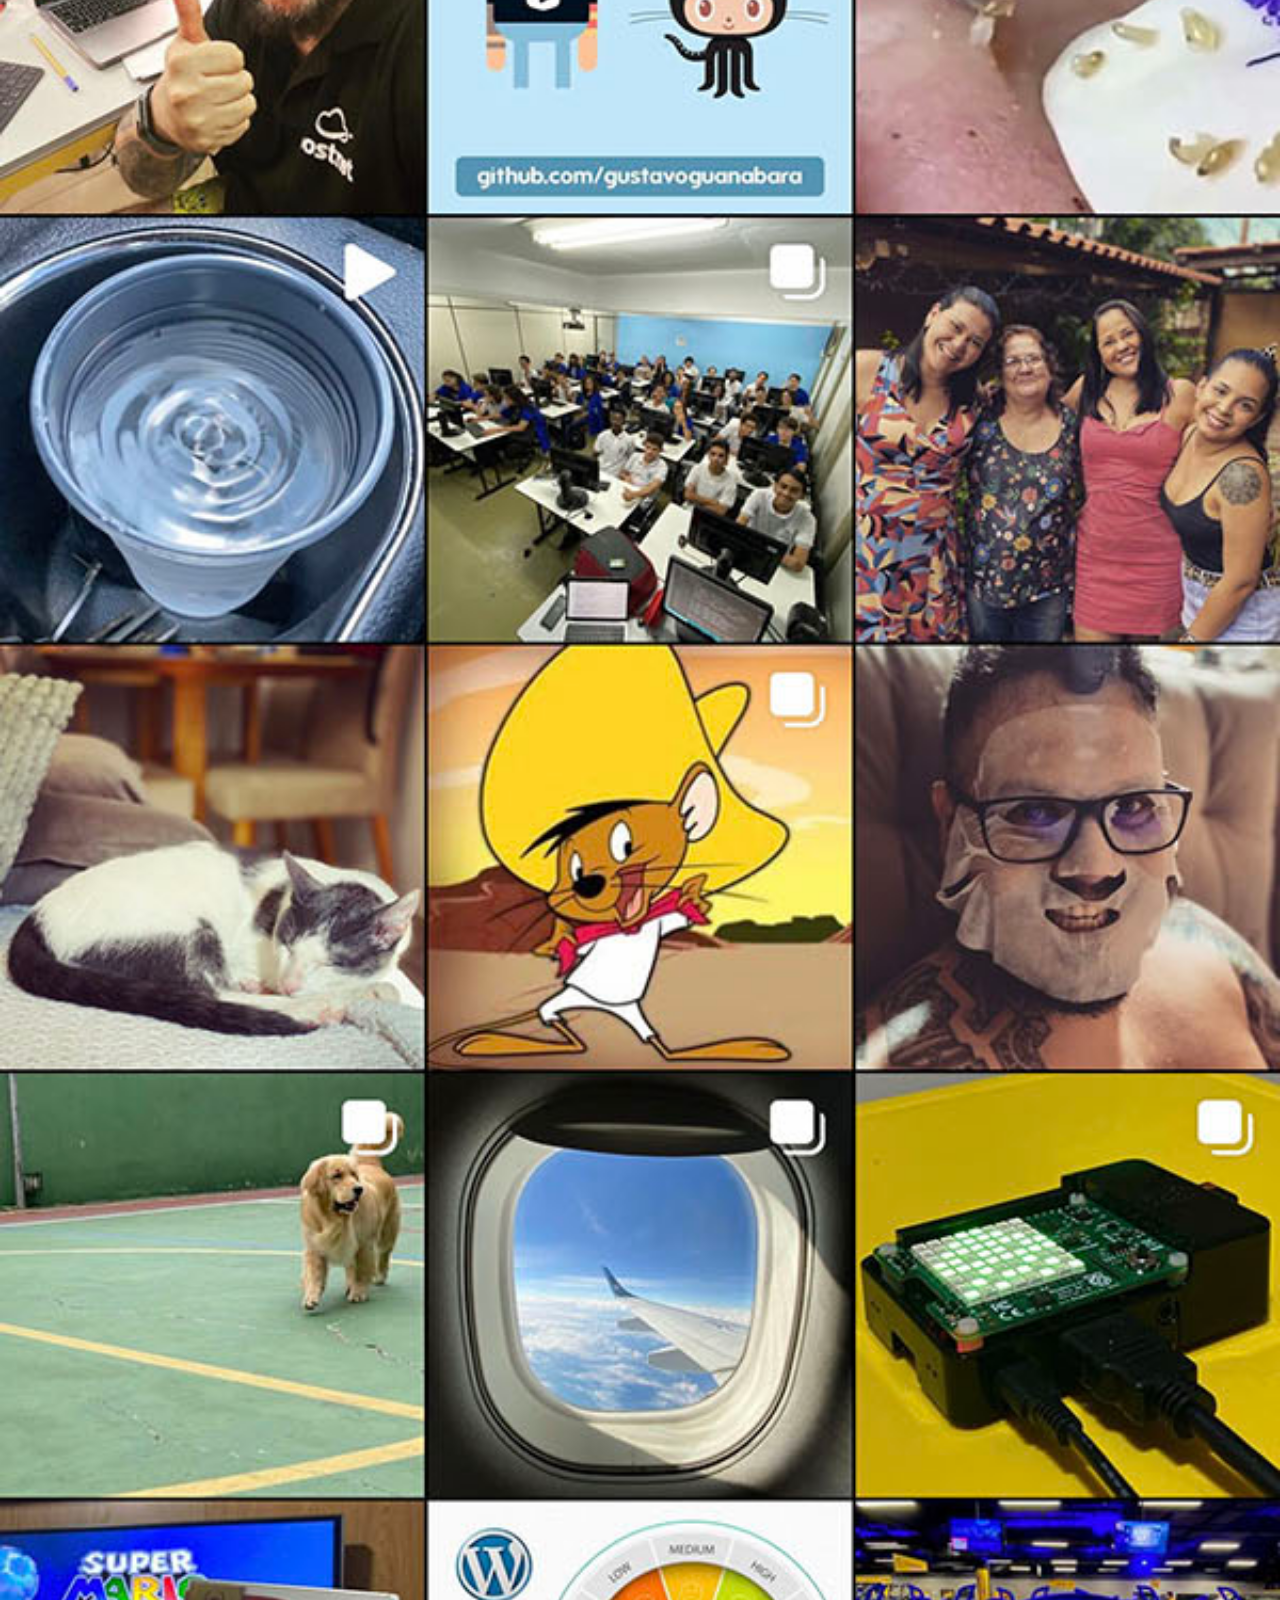
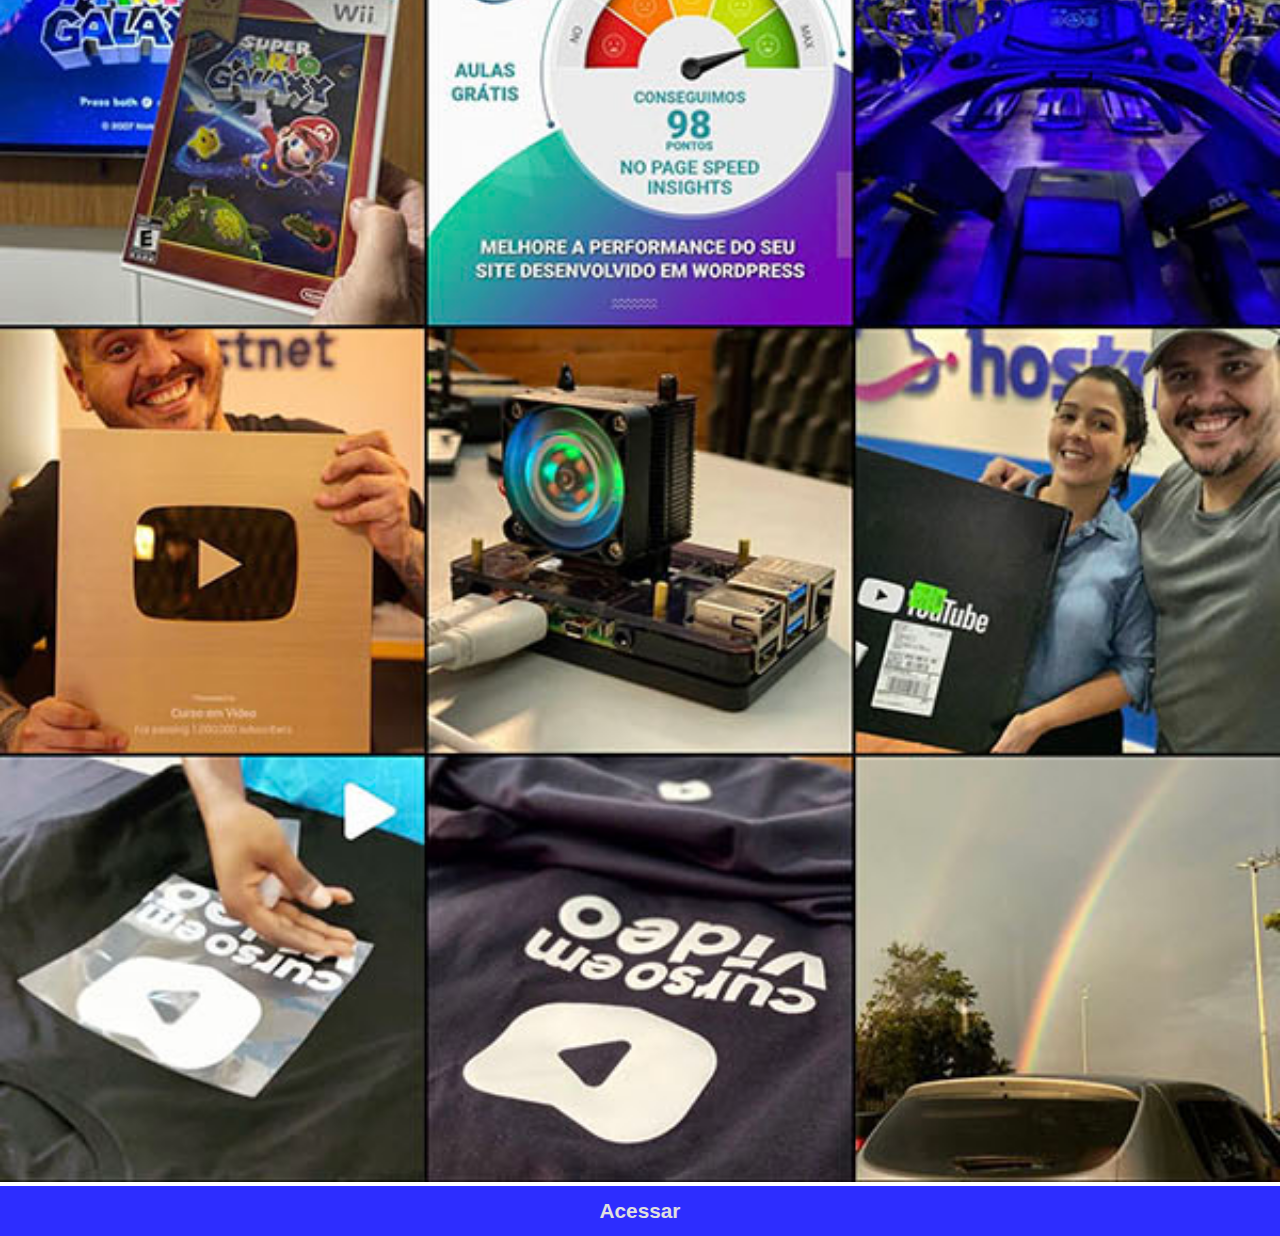
<file: instagram.html>
<!DOCTYPE html>
<html lang="pt-br">
<head>
    <meta charset="UTF-8">
    <meta name="viewport" content="width=device-width, initial-scale=1.0">
    <title>Instagram</title>
    <link rel="stylesheet" href="style/redes.css">
</head>
<body>
    <img src="imagens/tela-instagram.jpg" alt="tela instagram">
    <a href="https://www.instagram.com/" target="_blank">Acessar</a>
</body>
</html>
</file>
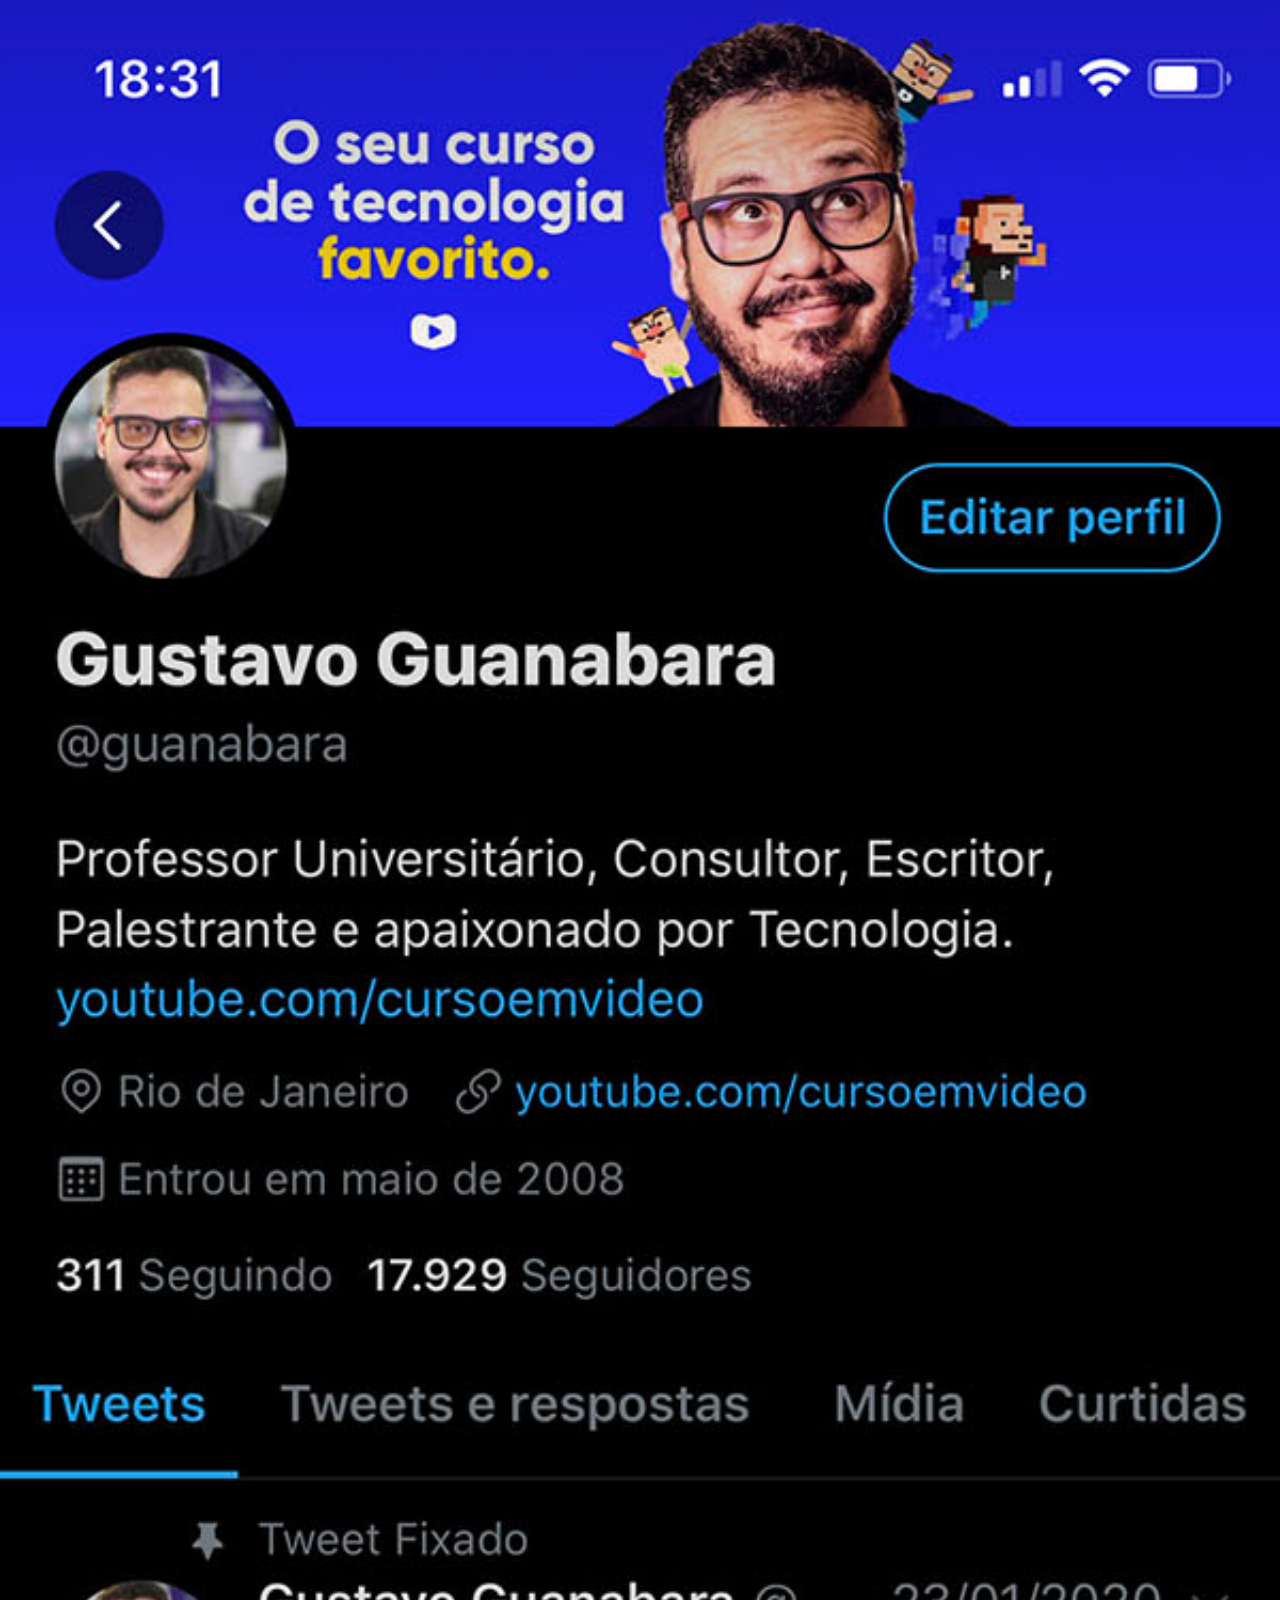
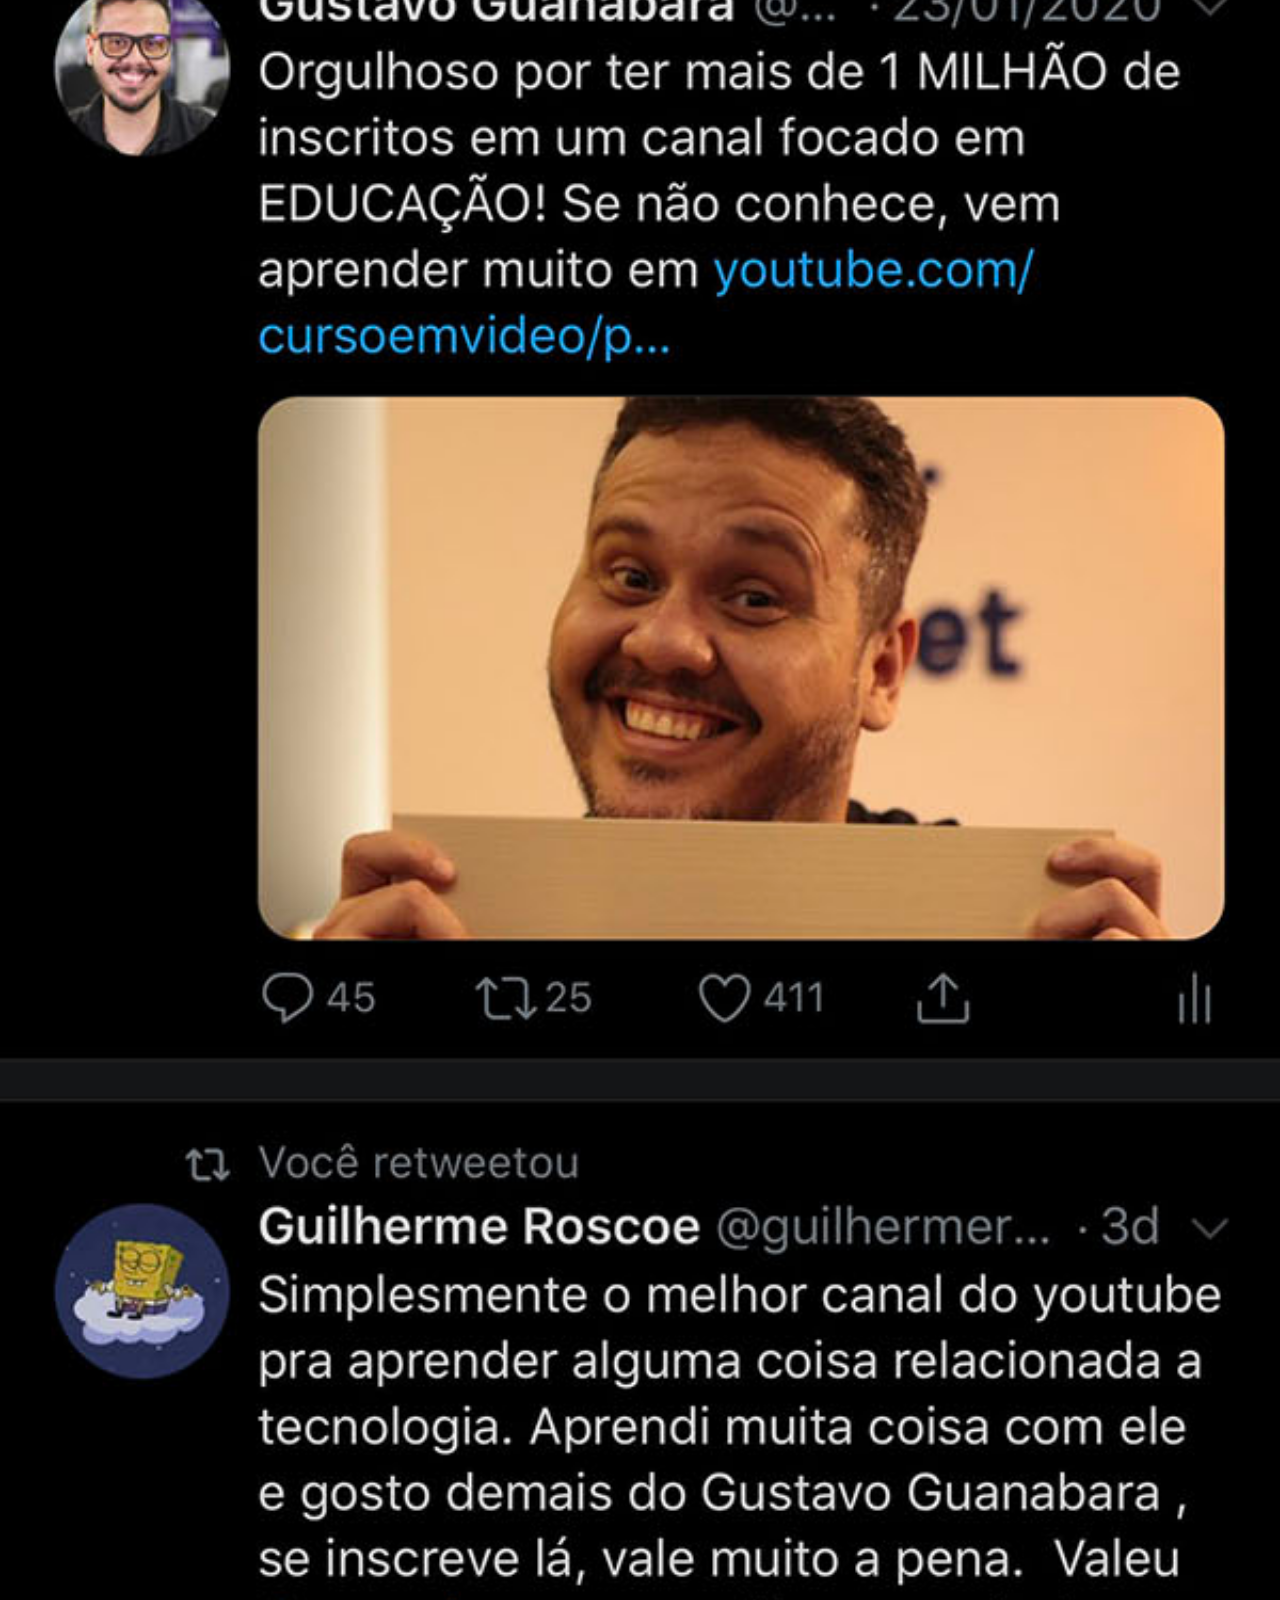
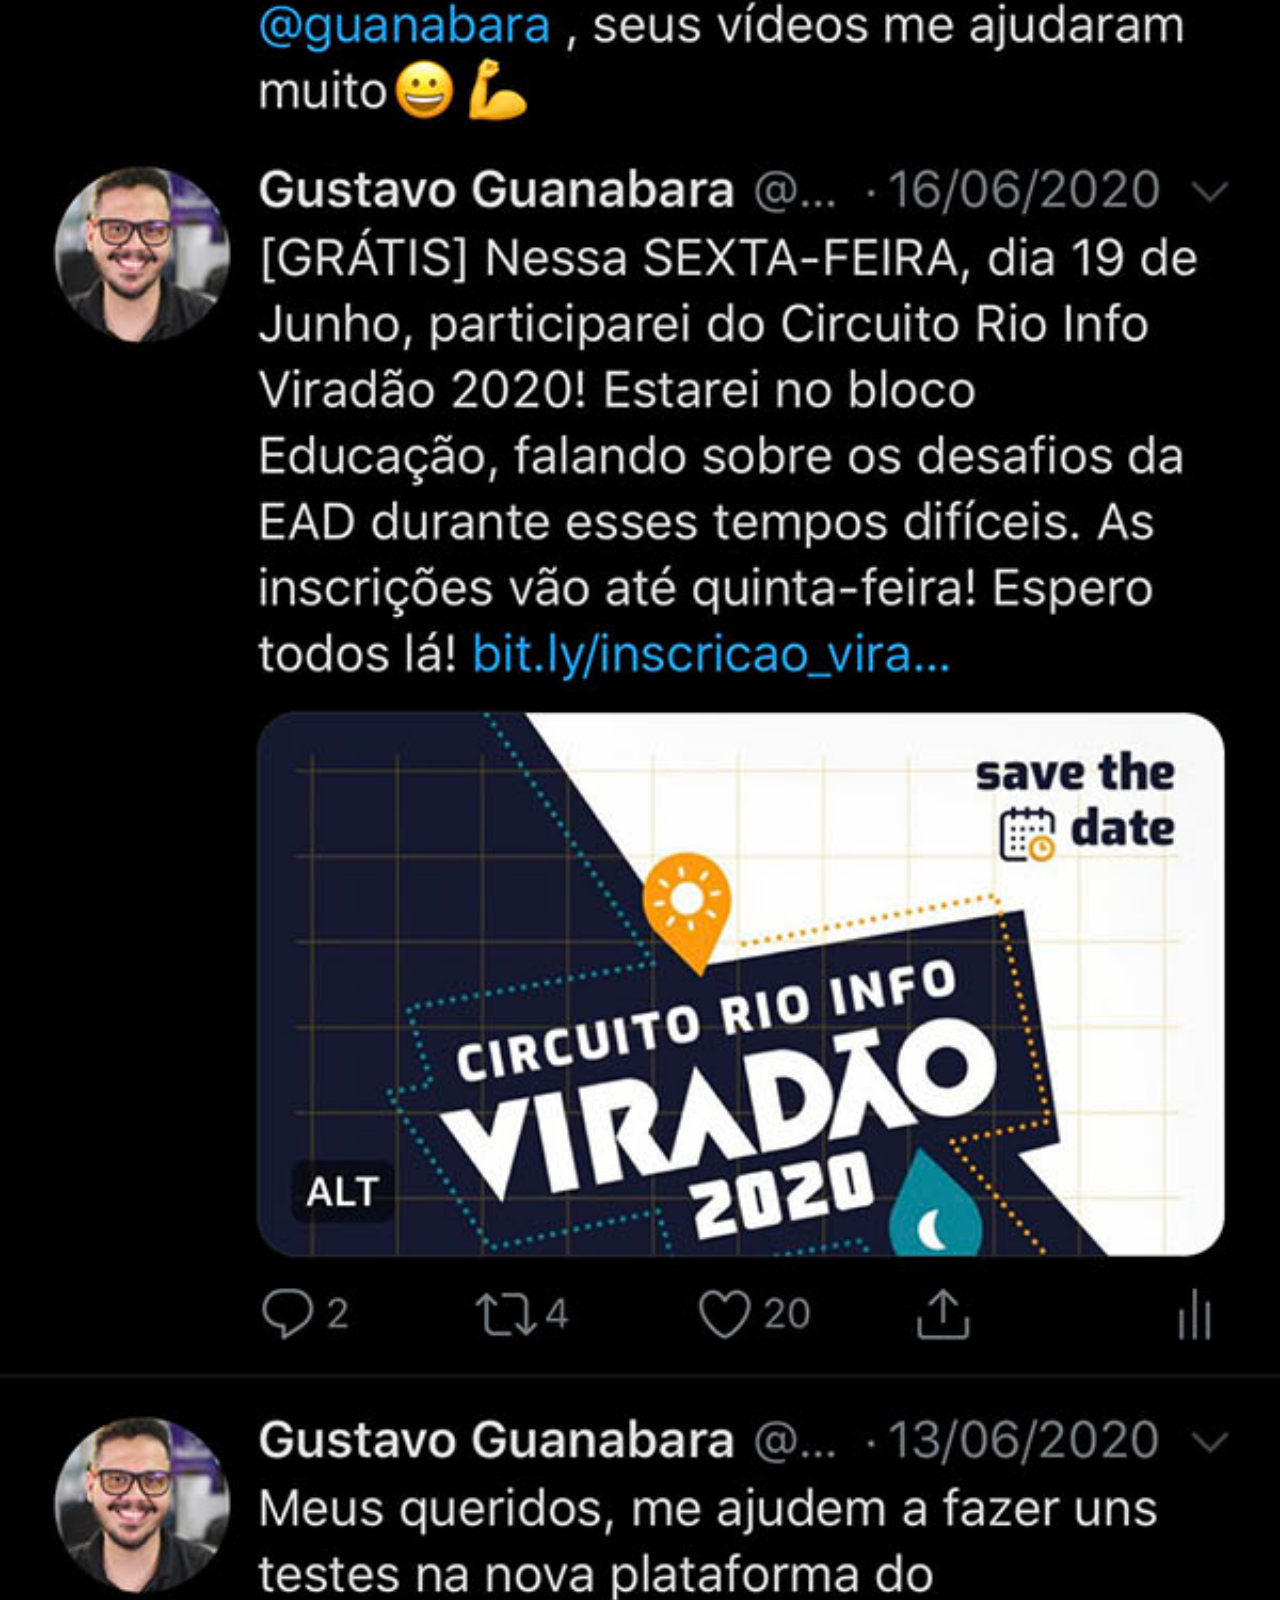
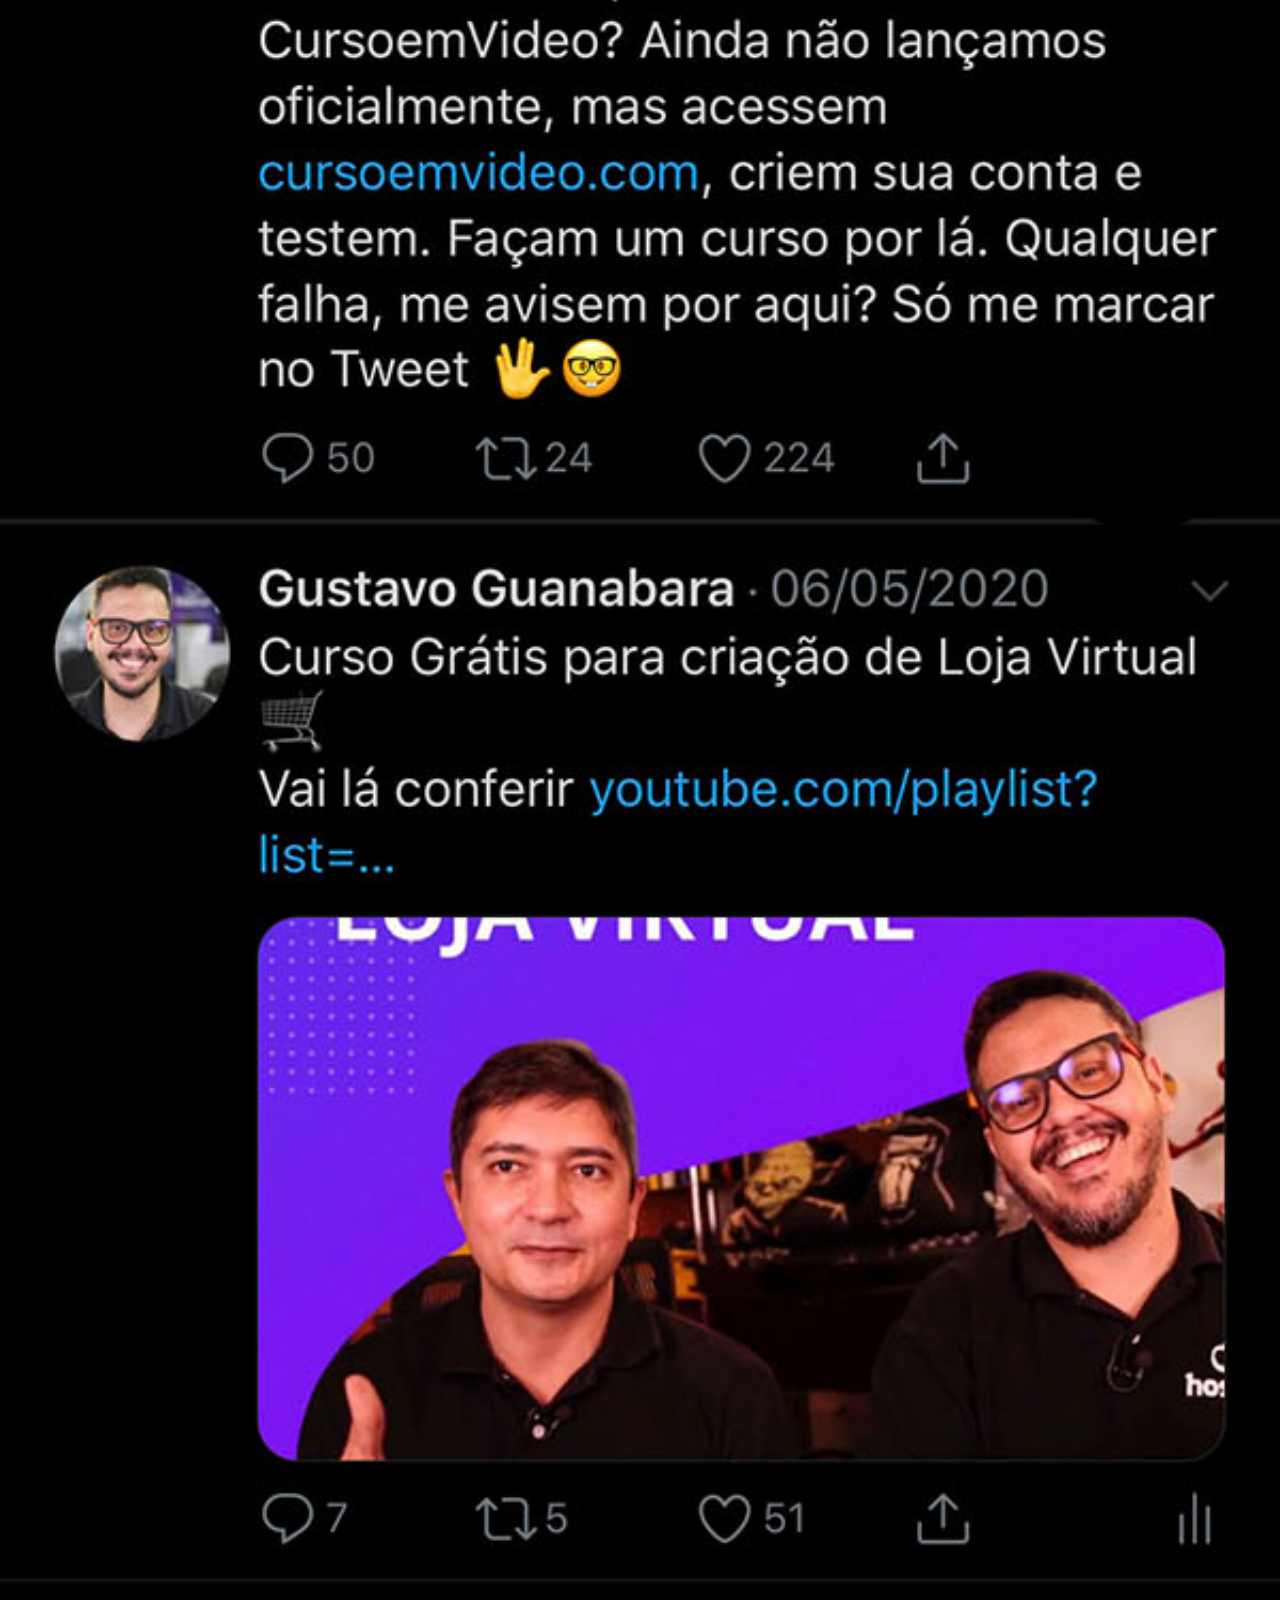
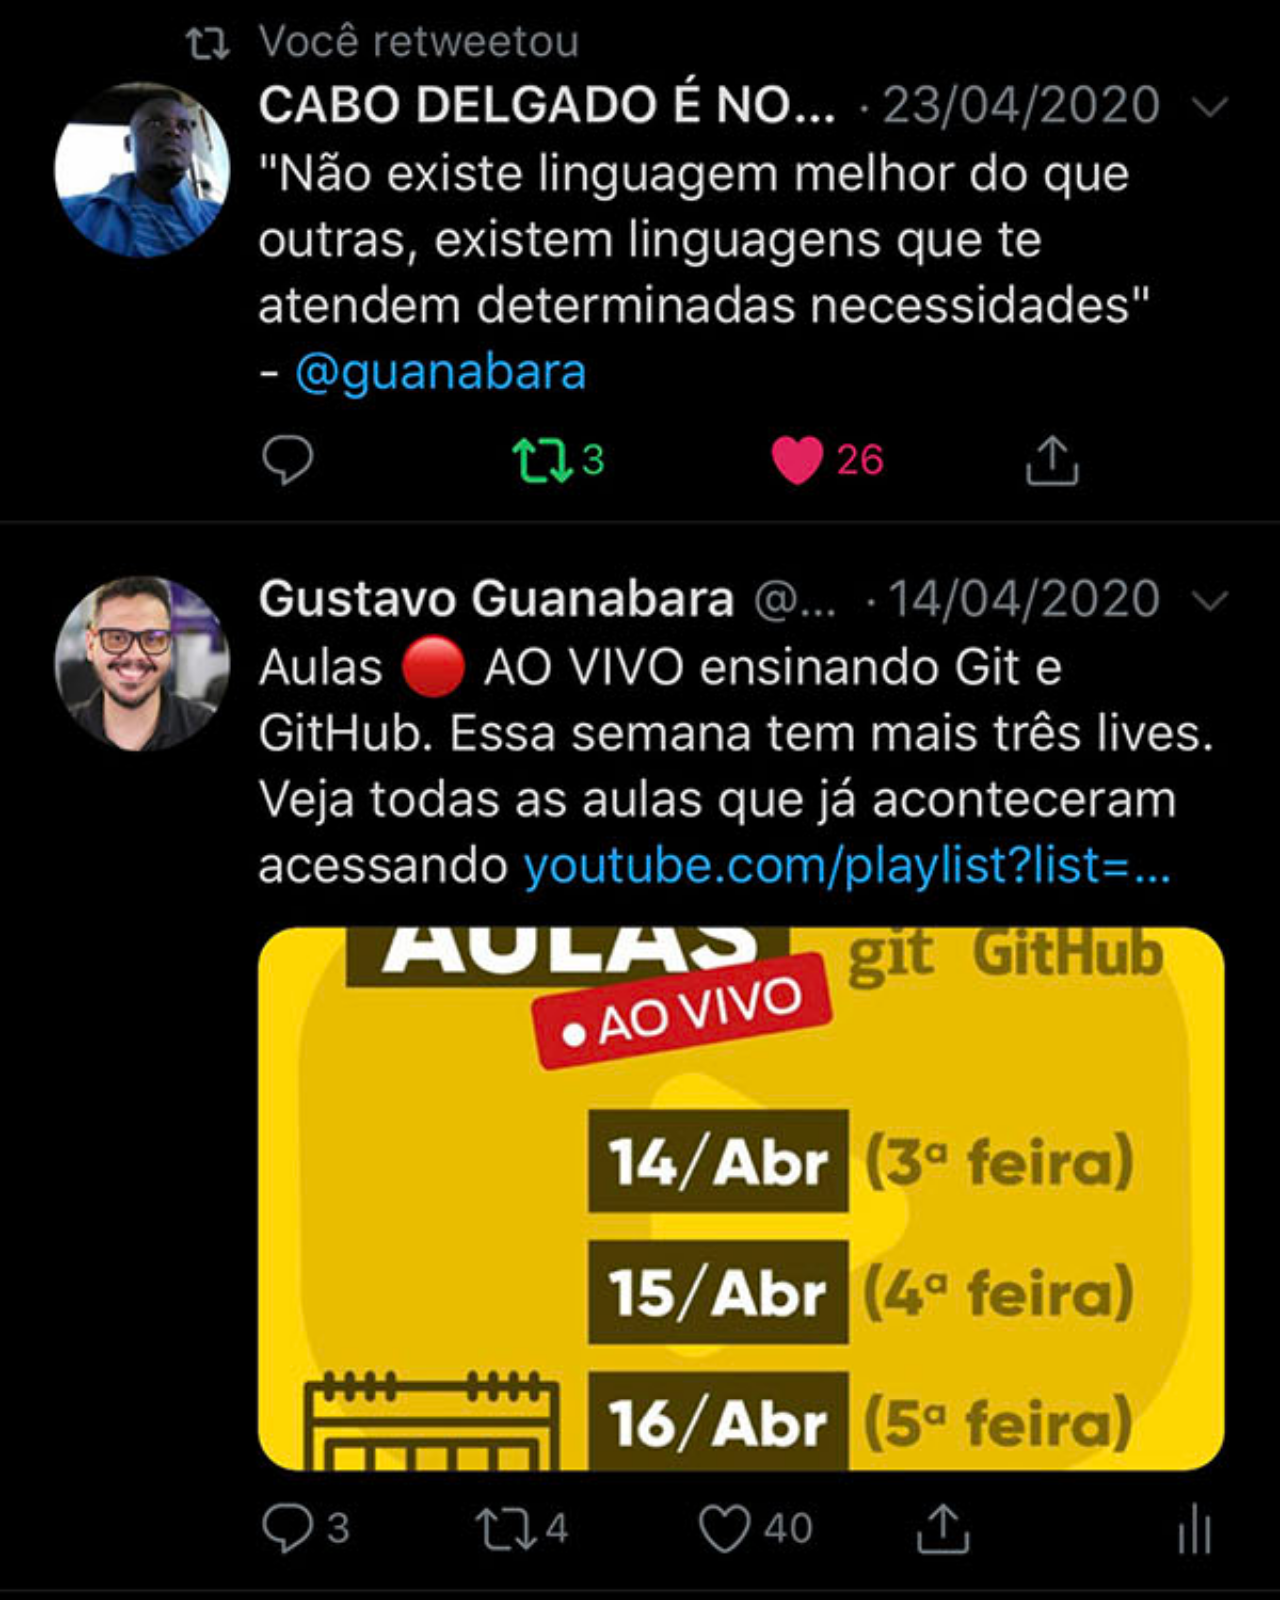
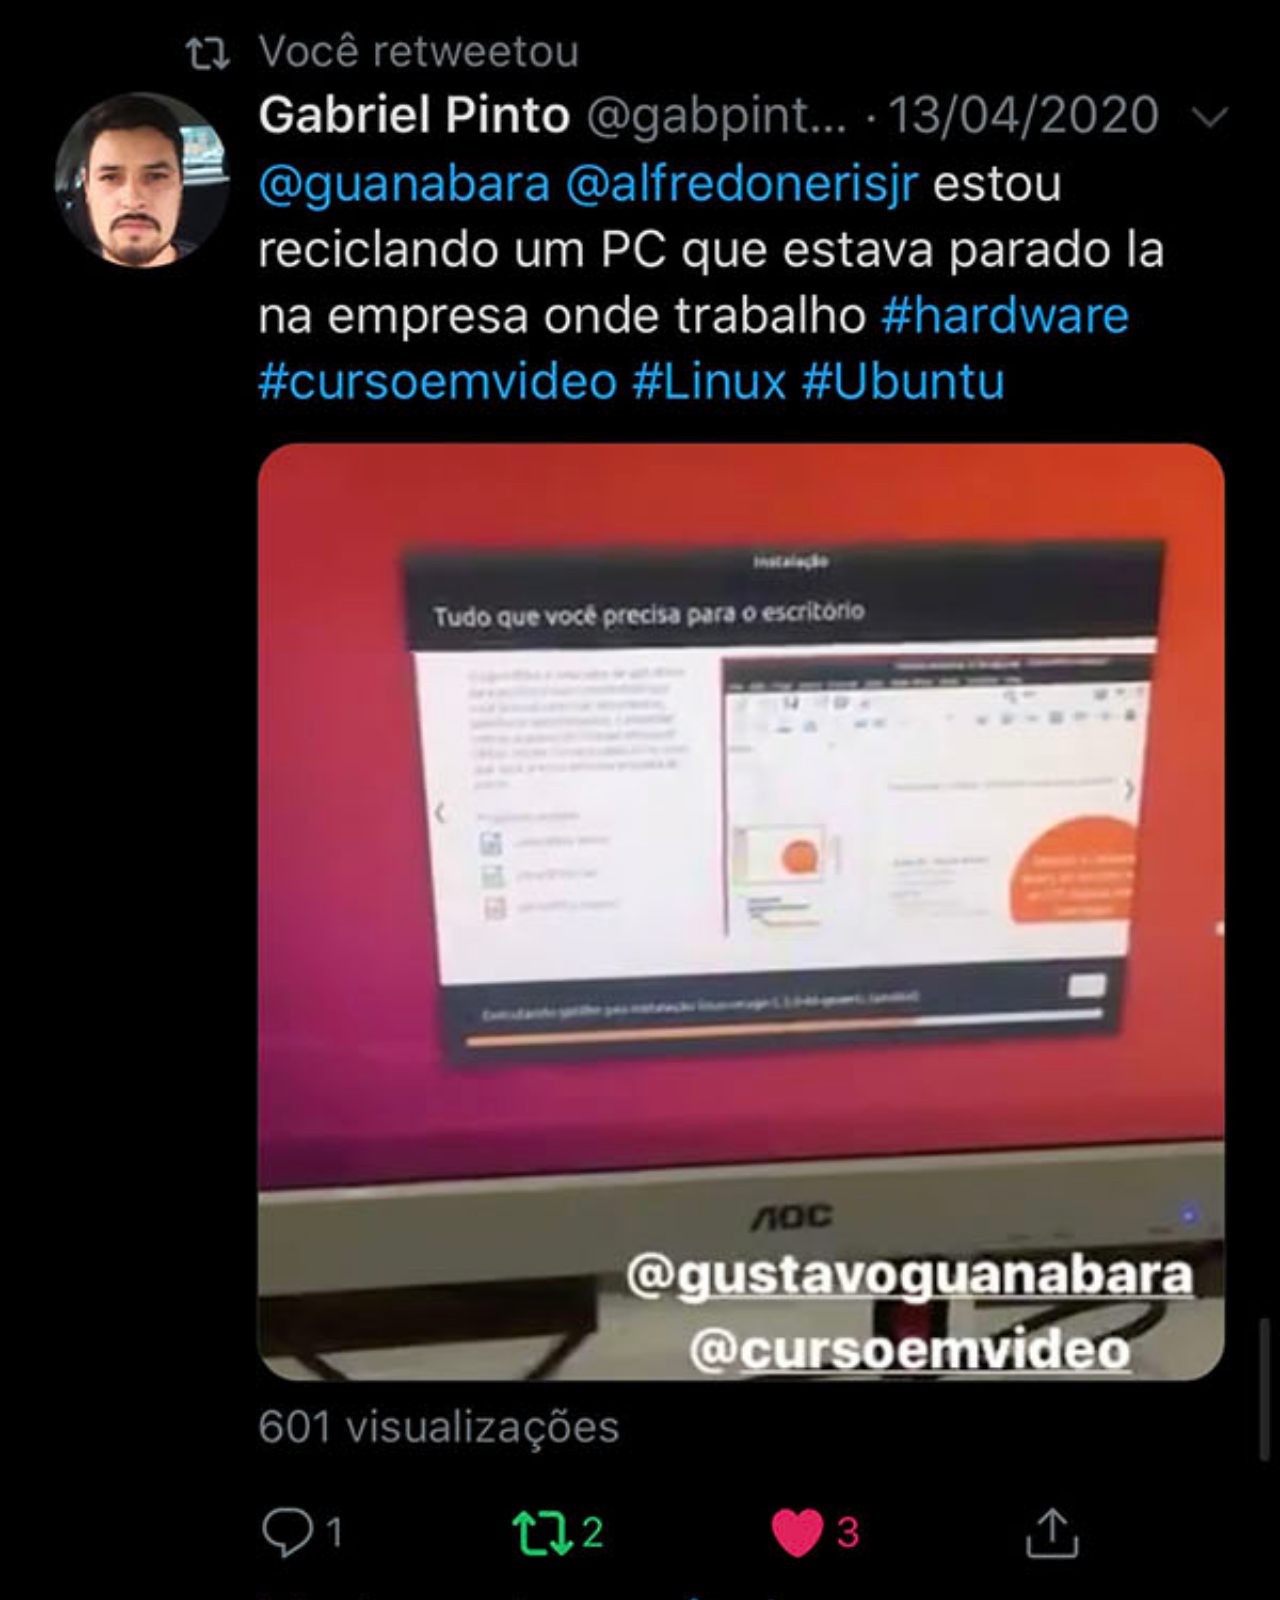
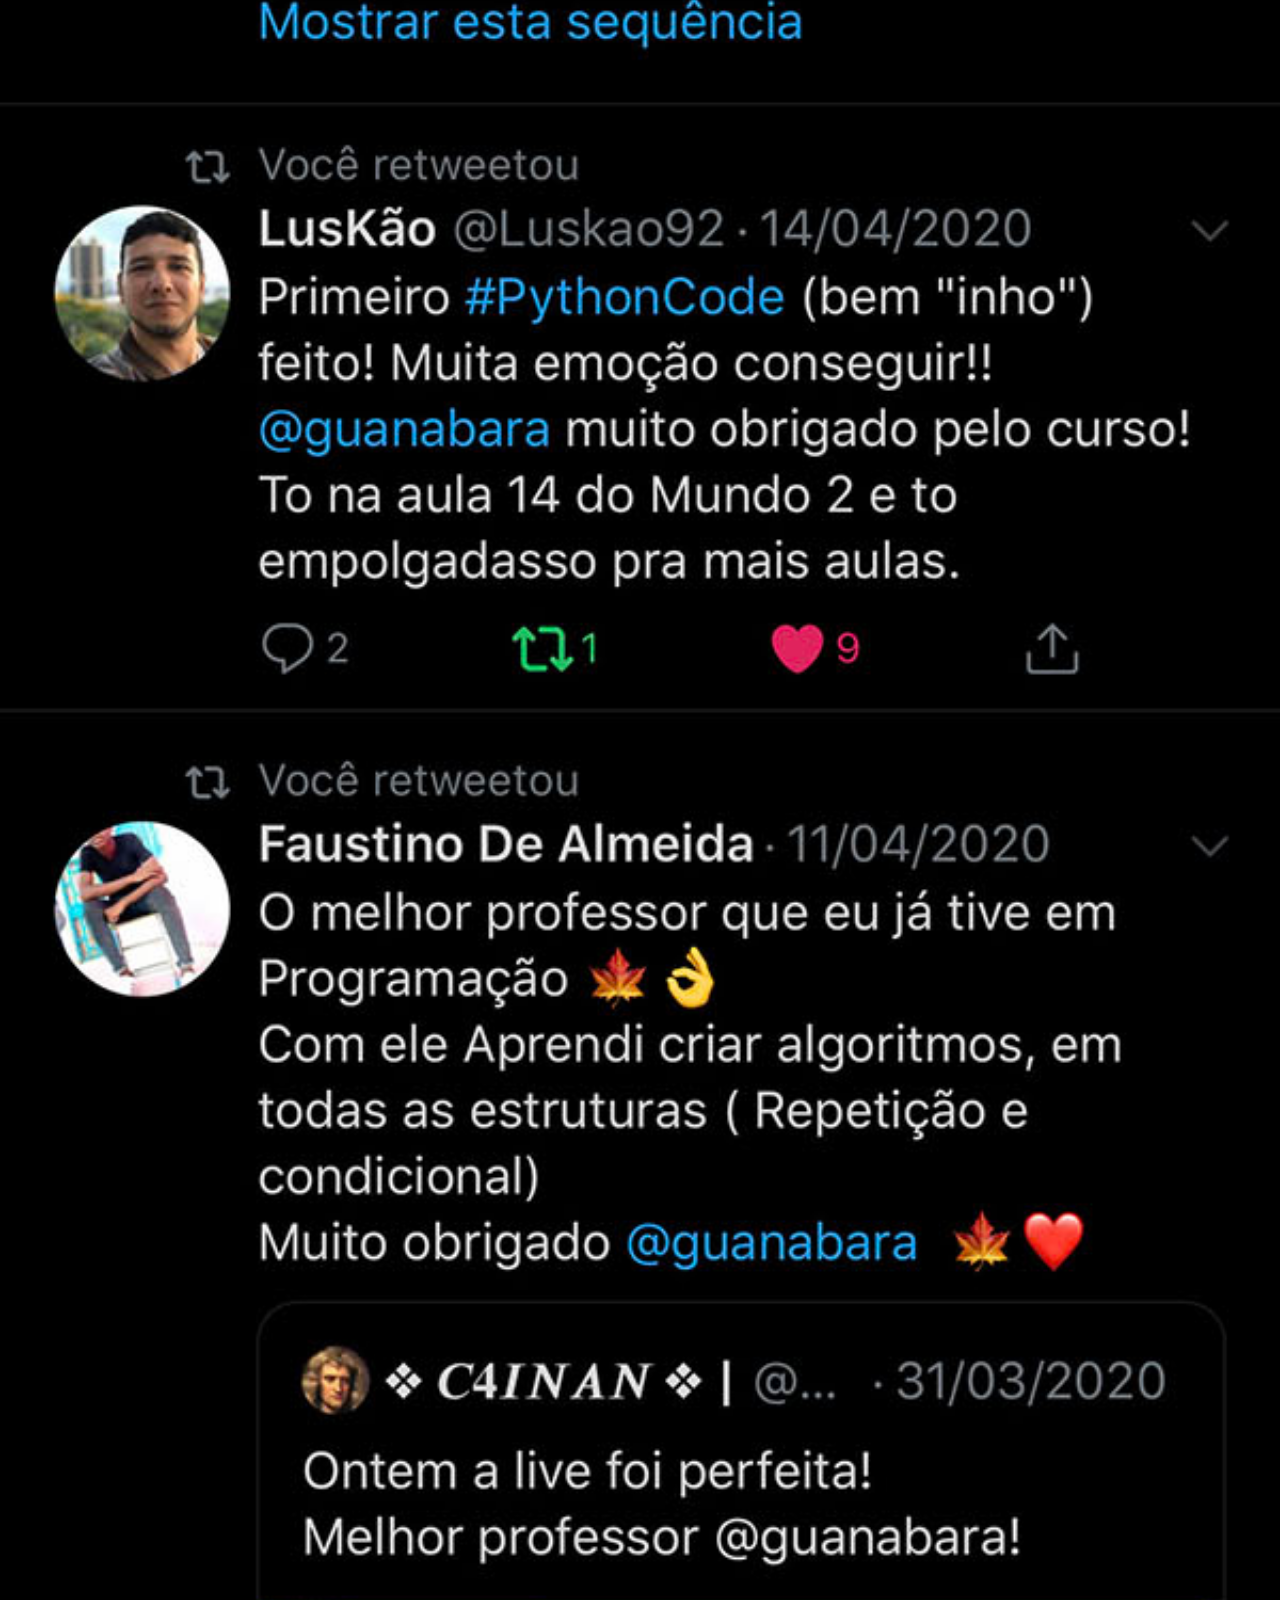
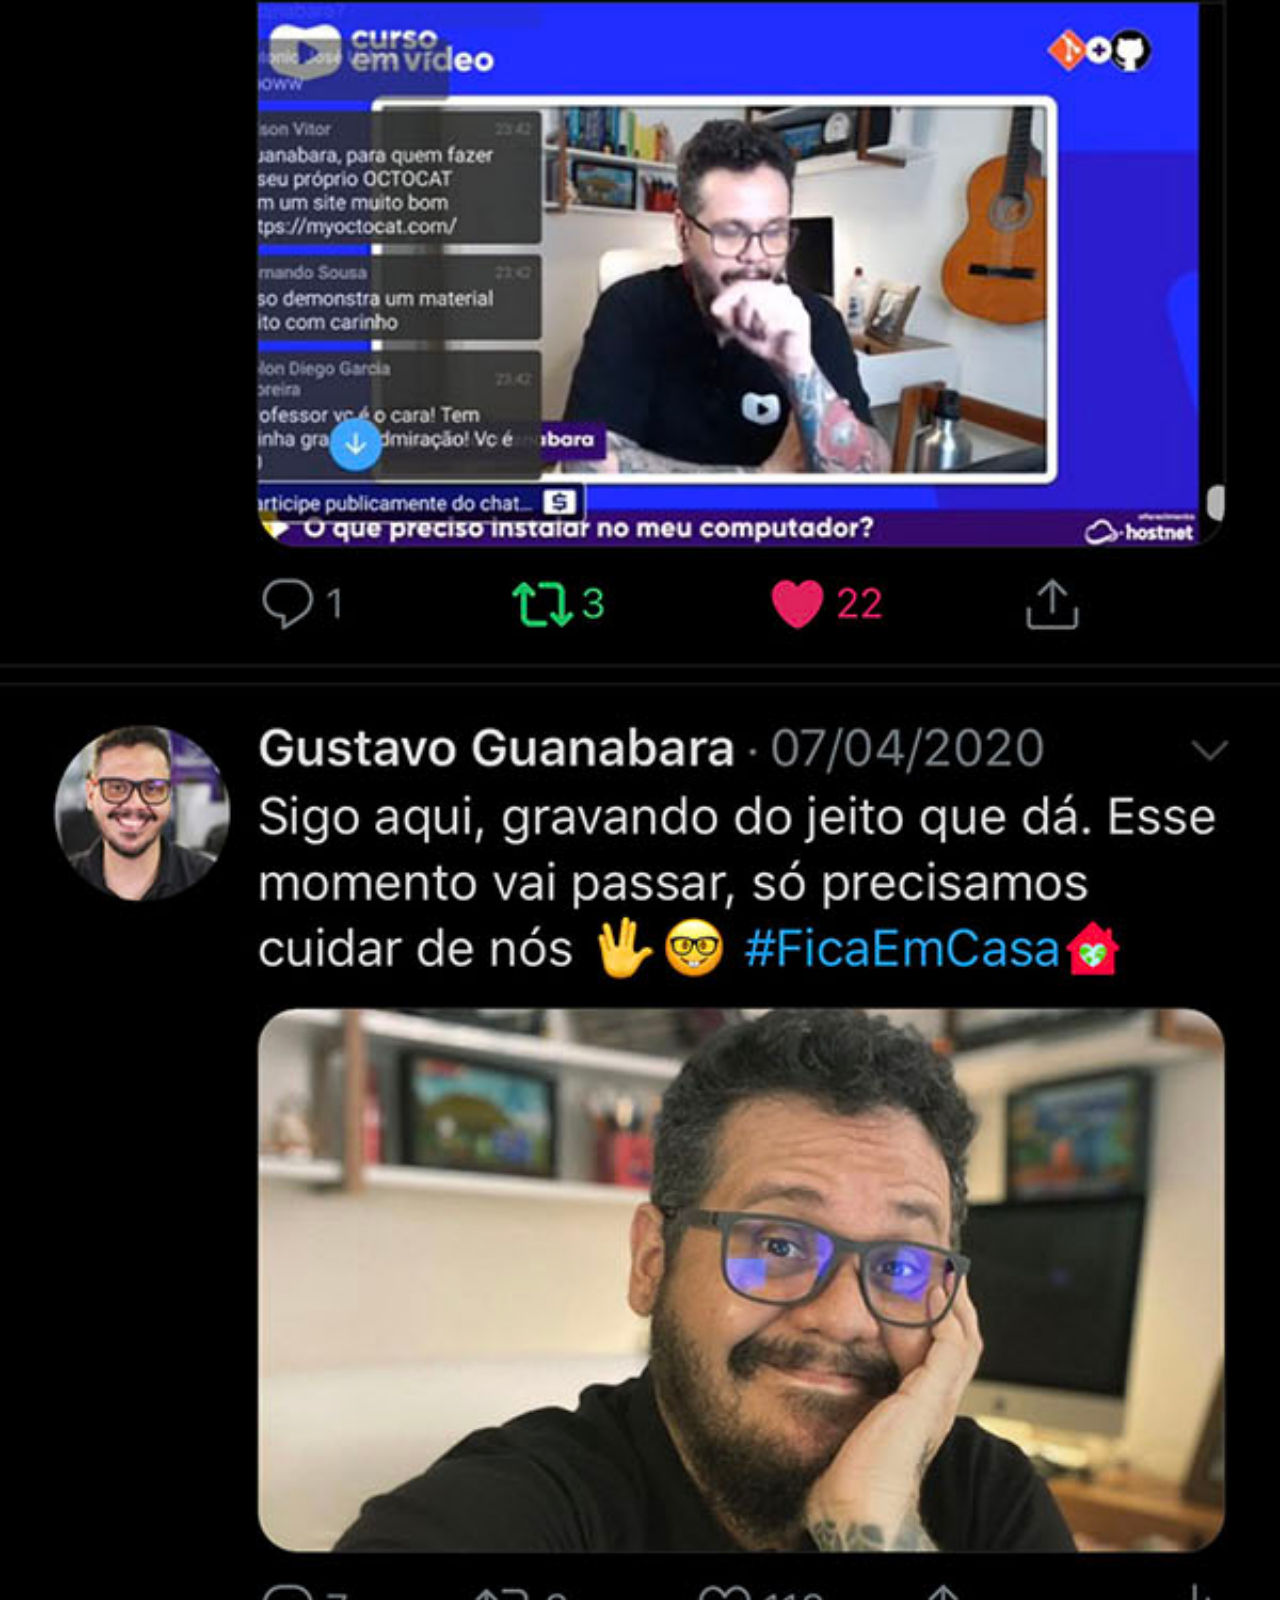
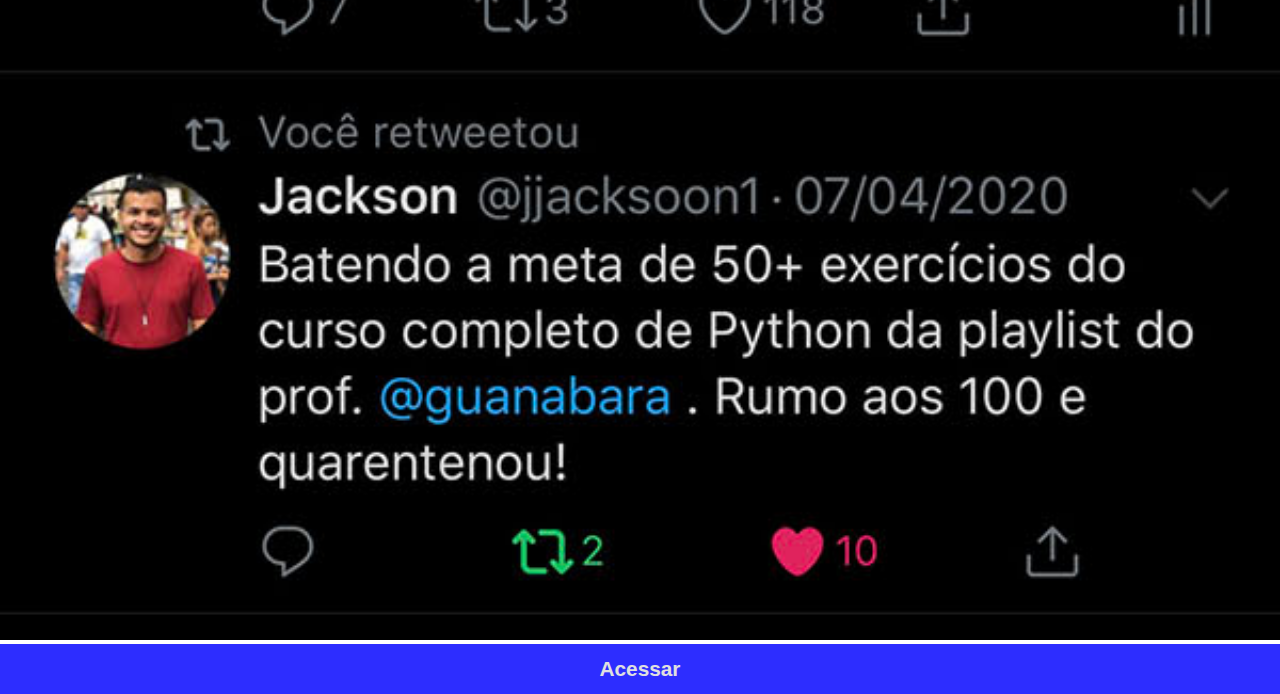
<file: twitter.html>
<!DOCTYPE html>
<html lang="pt-br">
<head>
    <meta charset="UTF-8">
    <meta name="viewport" content="width=device-width, initial-scale=1.0">
    <title>Twitter</title>
    <link rel="stylesheet" href="style/redes.css">
</head>
<body>
    <img src="imagens/tela-twitter.jpg" alt="tela twitter">
    <a href="https://twitter.com/" target="_blank">Acessar</a>
</body>
</html>
</file>
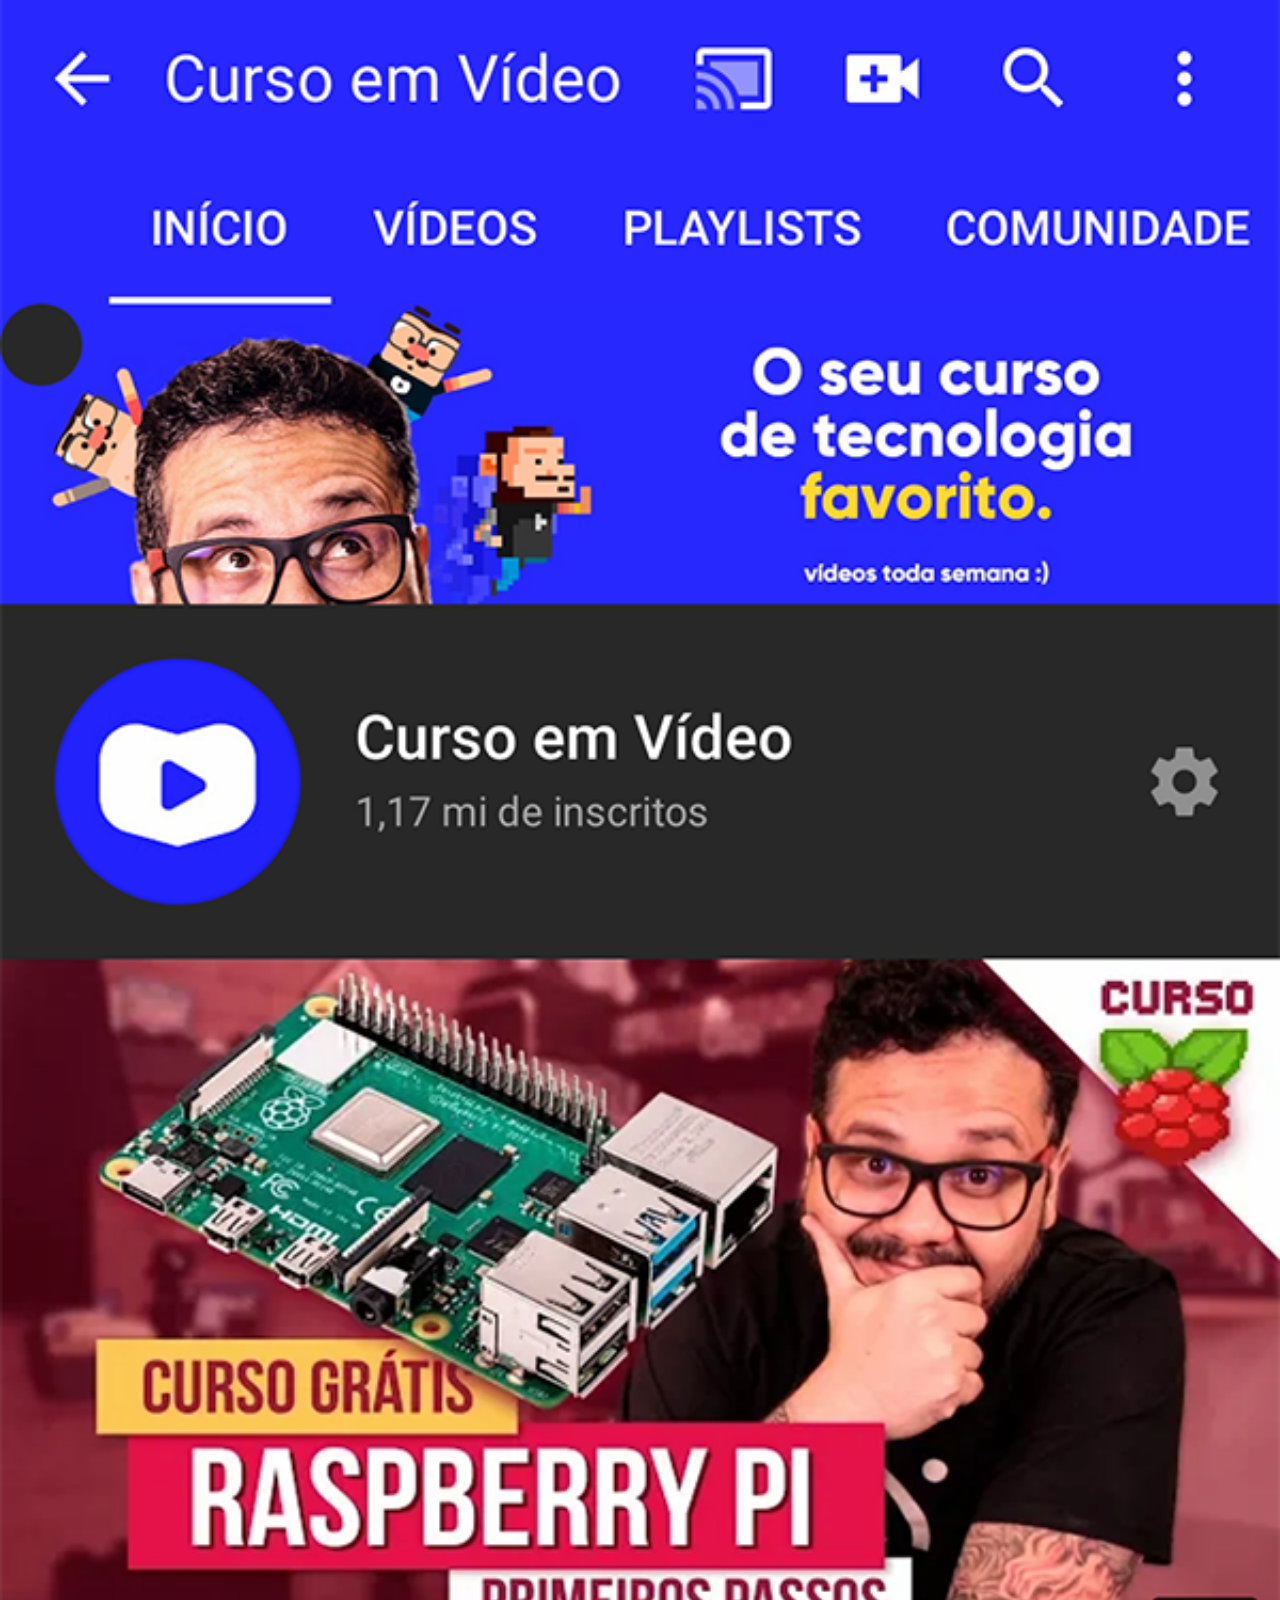
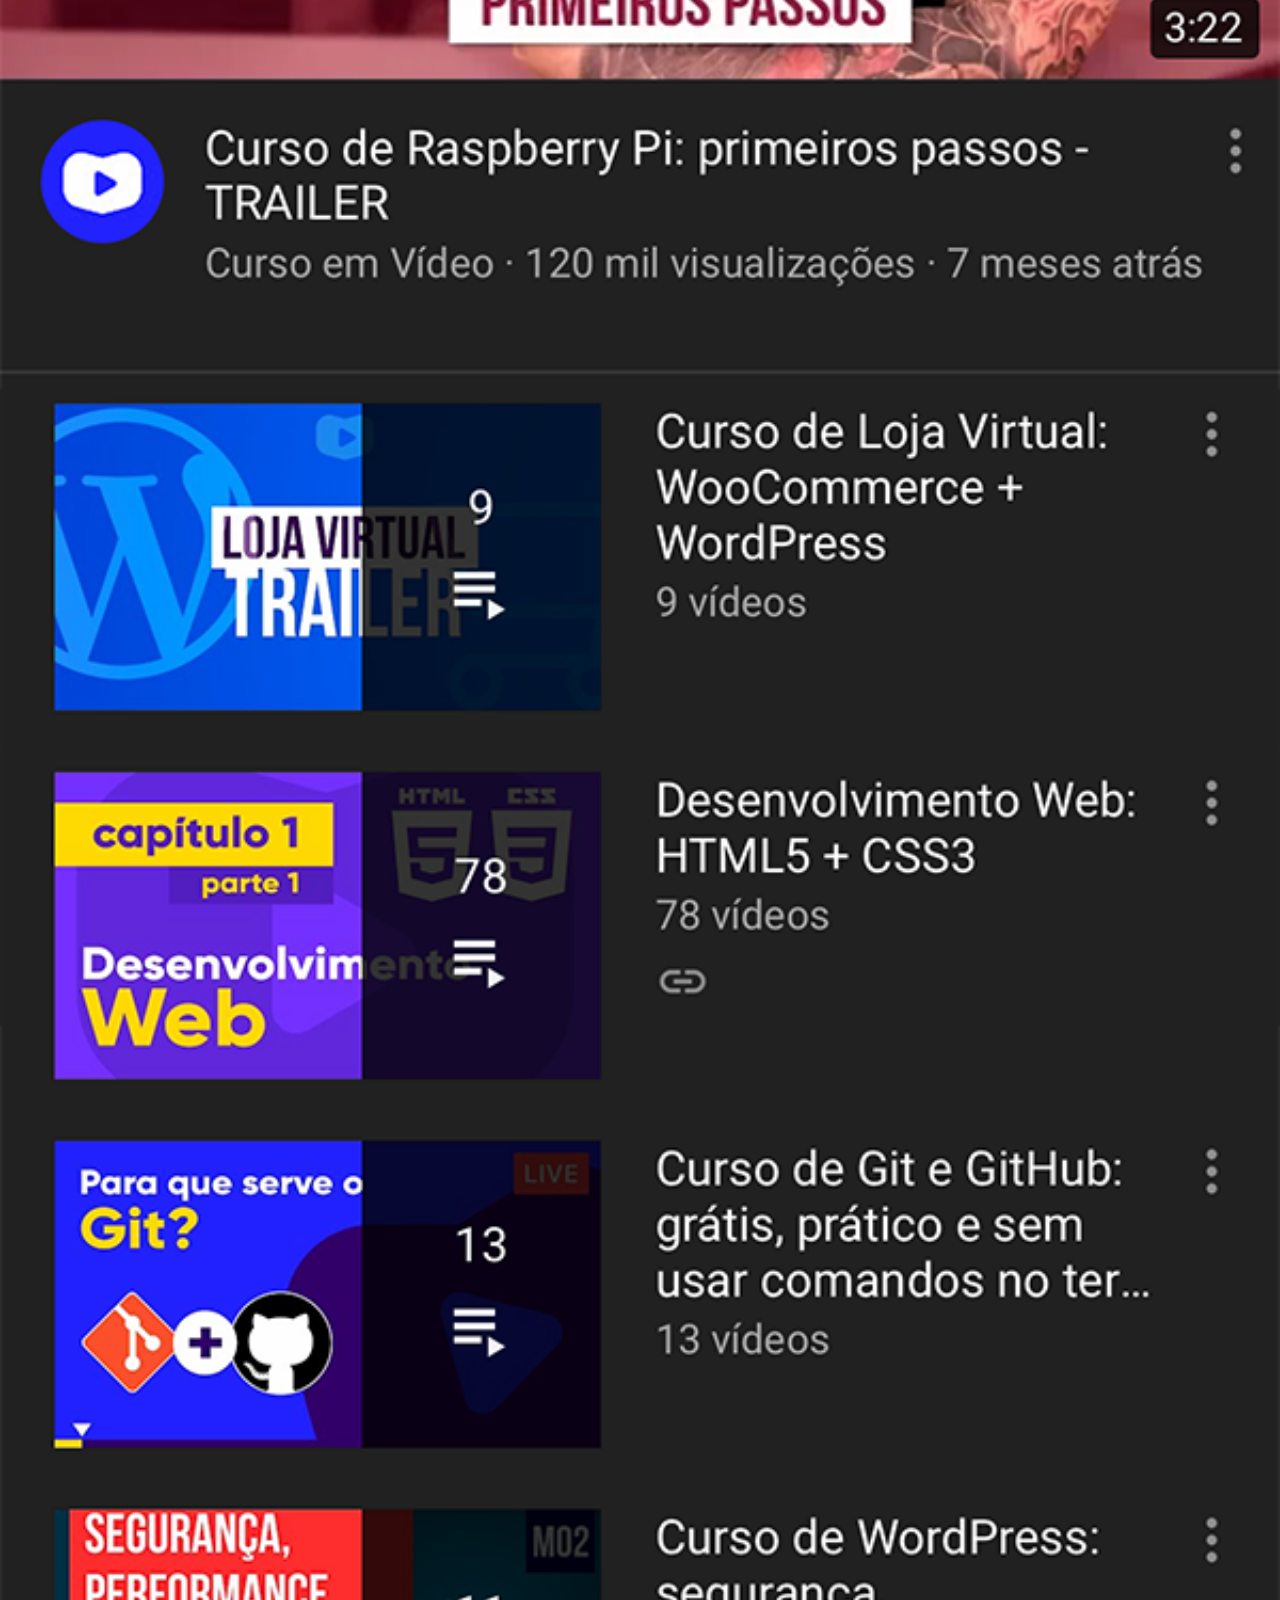
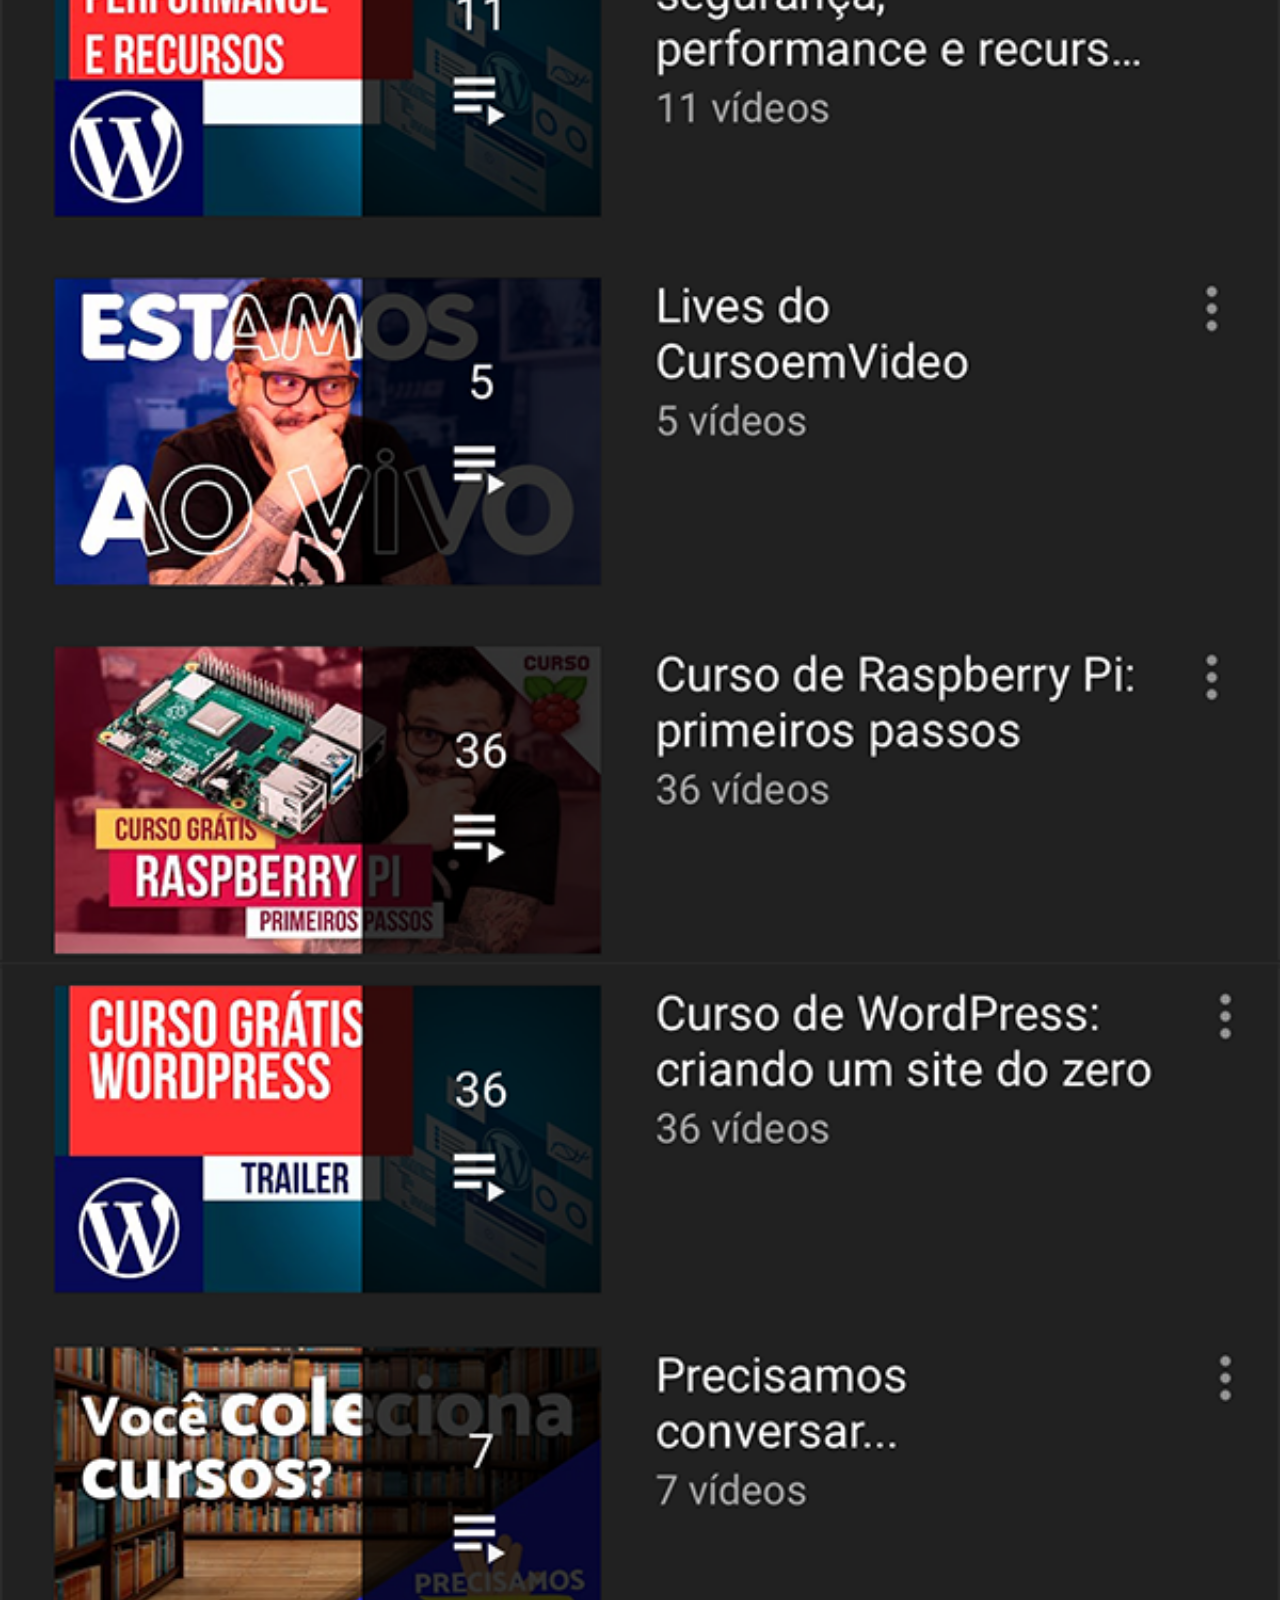
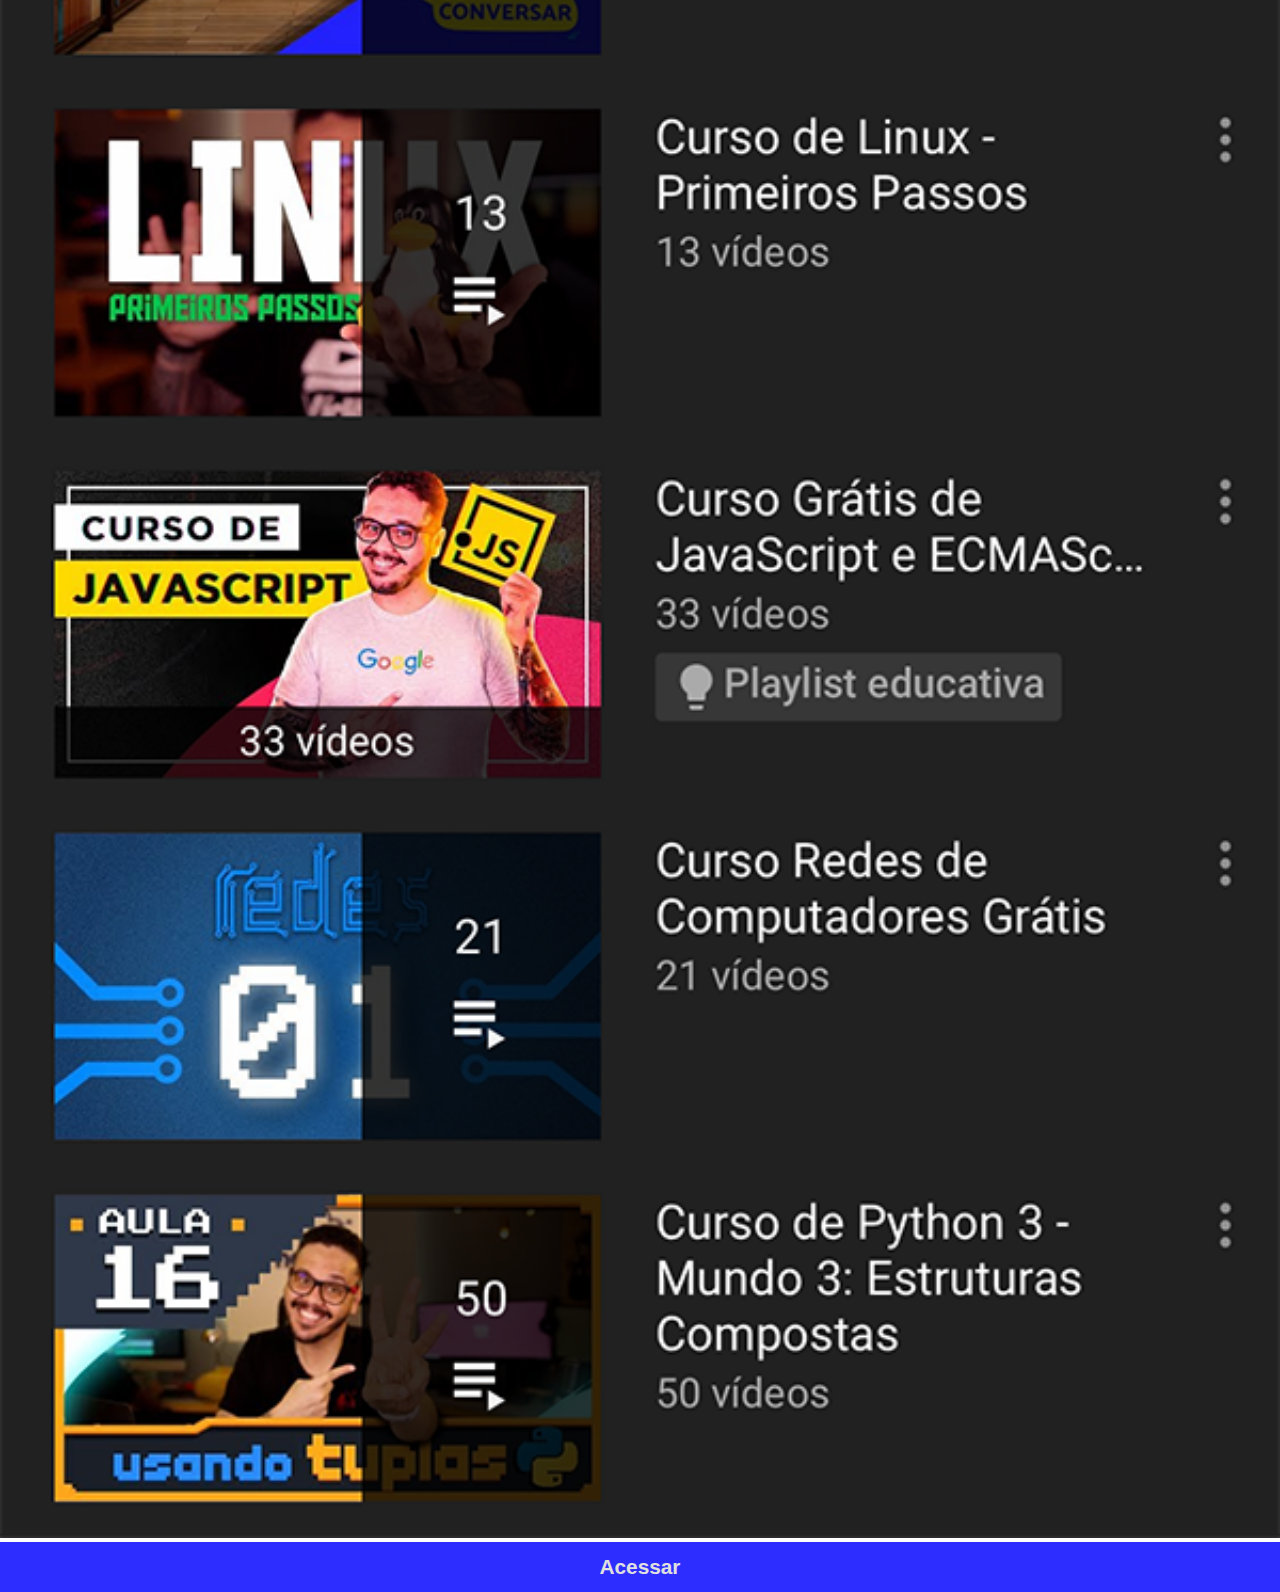
<file: youtube.html>
<!DOCTYPE html>
<html lang="pt-br">
<head>
    <meta charset="UTF-8">
    <meta name="viewport" content="width=device-width, initial-scale=1.0">
    <title>YouTube</title>
    <link rel="stylesheet" href="style/redes.css">
</head>
<body>
    <img src="imagens/tela-youtube.png" alt="tela instagram">
    <a href="https://www.youtube.com/" target="_blank">Acessar</a>
</body>
</html>
</file>
<file: style/style.css>
@charset "utf-8";

*{
    margin: 0px;
    padding: 0px;
    font-family: Arial, Helvetica, sans-serif;
}
html, body{
    height: 100vh;
    width: 100vw;
}
body{
    background:  url('../imagens/fundo-madeira.jpg') no-repeat top center;
    background-size: cover;
    background-attachment: fixed;
}
main{
    position: relative;
    height: 100vh;
}
section#telefone{
    position: absolute;
    top: 50%;
    left: 50%;
    transform: translate(-50%, -50%);

    height: 627px;
    width: 311px;
    background:  url('../imagens/frame-iphone.png') no-repeat;
}
iframe#tela{
    position: relative;
    left: 22px;
    top: 80px;
    width: 267px;
    height: 472px;
}
section#redes{
    text-align: right;
}

section#redes img{
    width: 60px;
    margin: 13px;
    border-radius: 50%;
    box-shadow: 2px 2px 5px rgba(0, 0, 0, 0.336);
    box-sizing: border-box;    
}
section#redes img:hover{
    transform: translate(-10px, -5px);
    border: 2px solid rgb(212, 211, 211);
    box-shadow: 5px 5px 8px rgba(0, 0, 0, 0.636);
    transition: transform .1s, border .2s;
}
</file>
<file: style/redes.css>
*{
    margin: 0px;
    padding: 0px;
    font-family: Arial, Helvetica, sans-serif;
}
::-webkit-scrollbar{
    width: 0px;
    height: 0px;
}
img{
    width: 100vw;
}
a{
    display: block;
    background-color: rgb(45, 45, 255);
    color: #e0e0e0;
    padding: 13px;
    font-weight: bold;
    text-align: center;
    text-decoration: none;
    font-size: 1.3em;
}
a:hover{
    background-color: blue;
    color: #fff;
}
</file>
